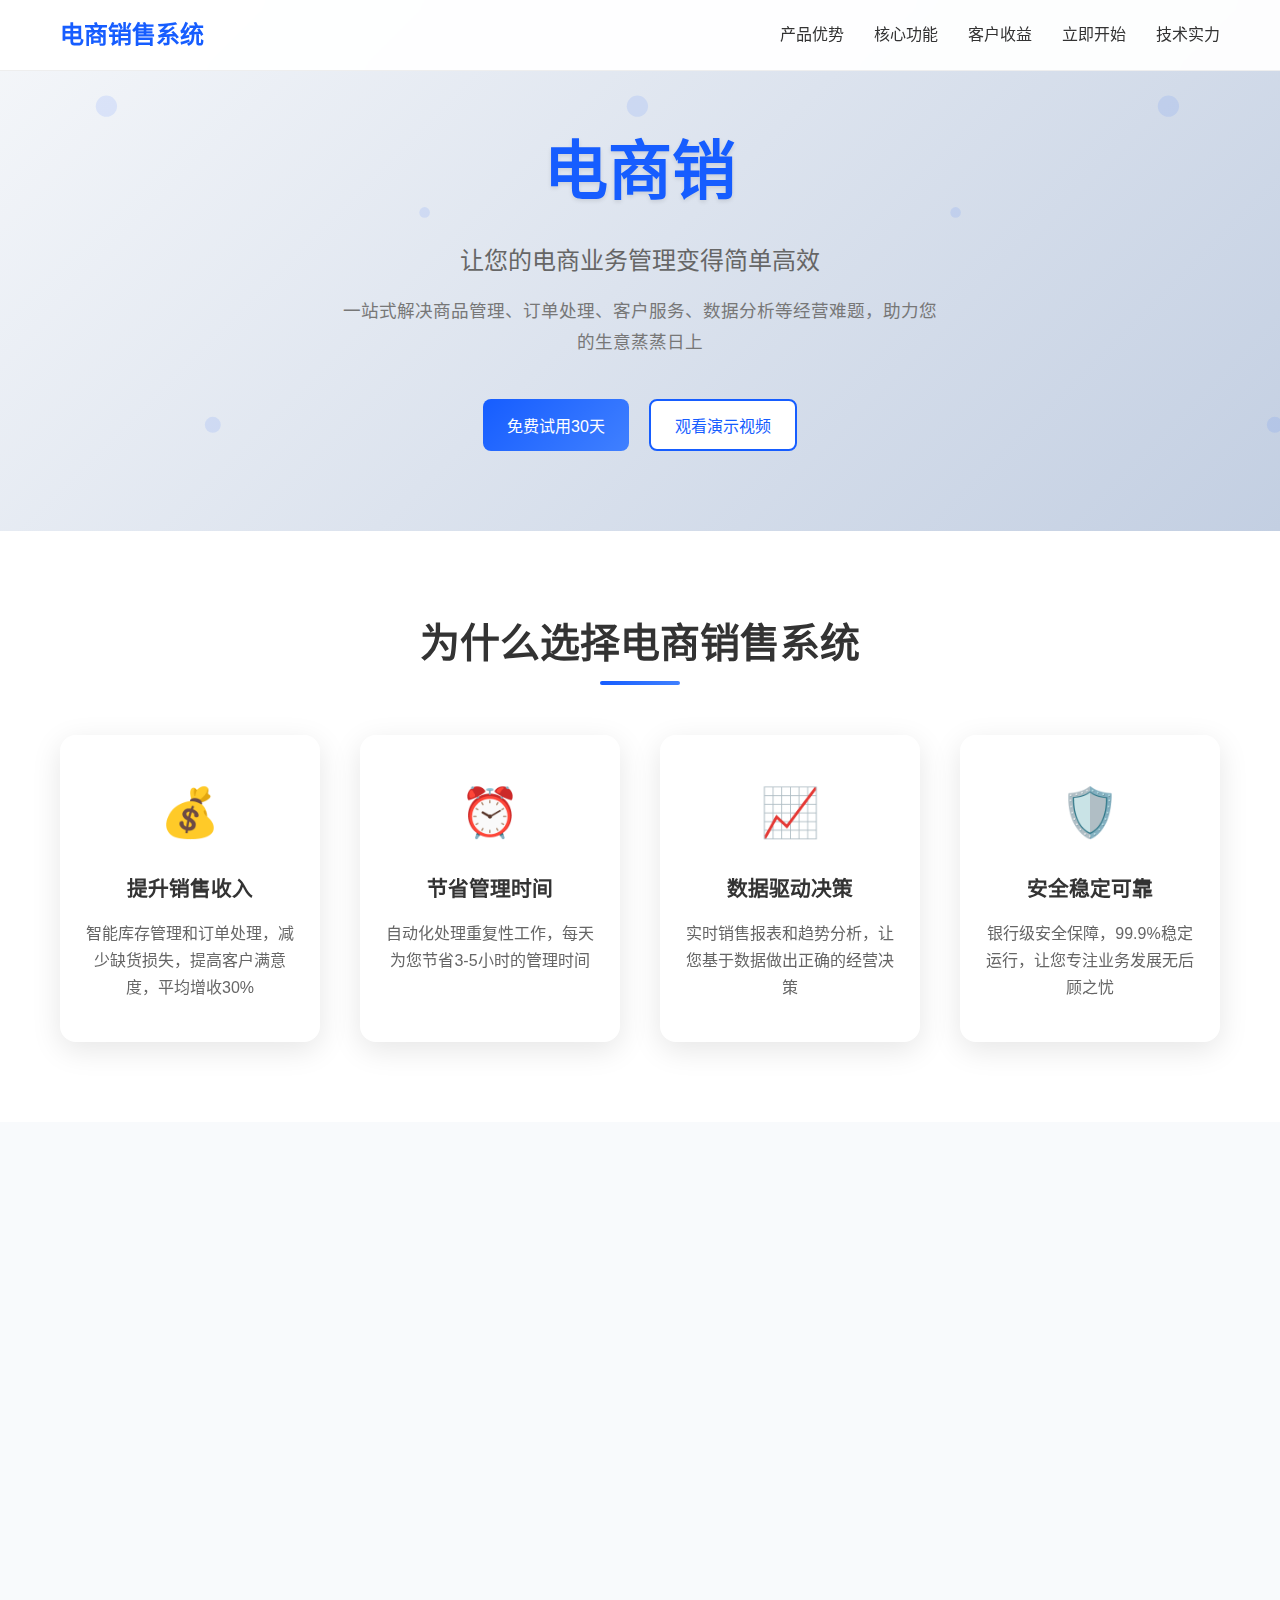
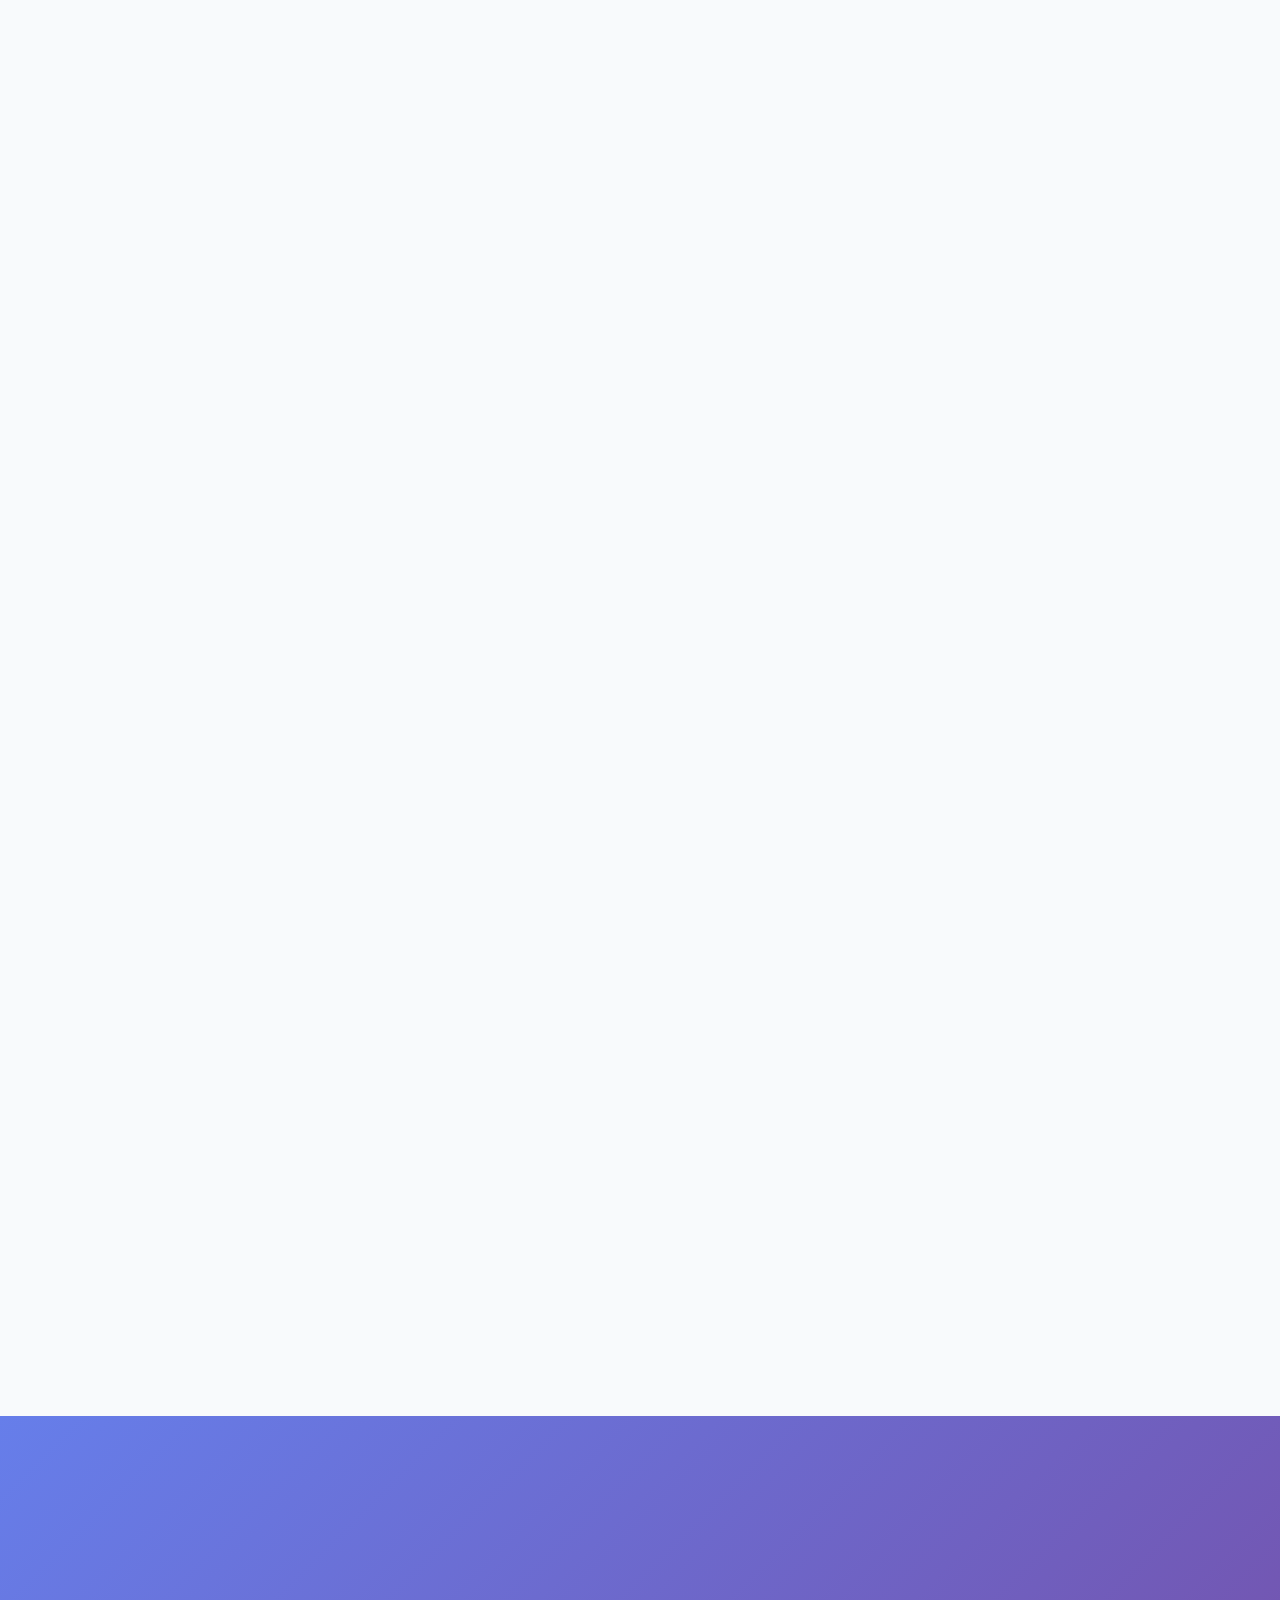
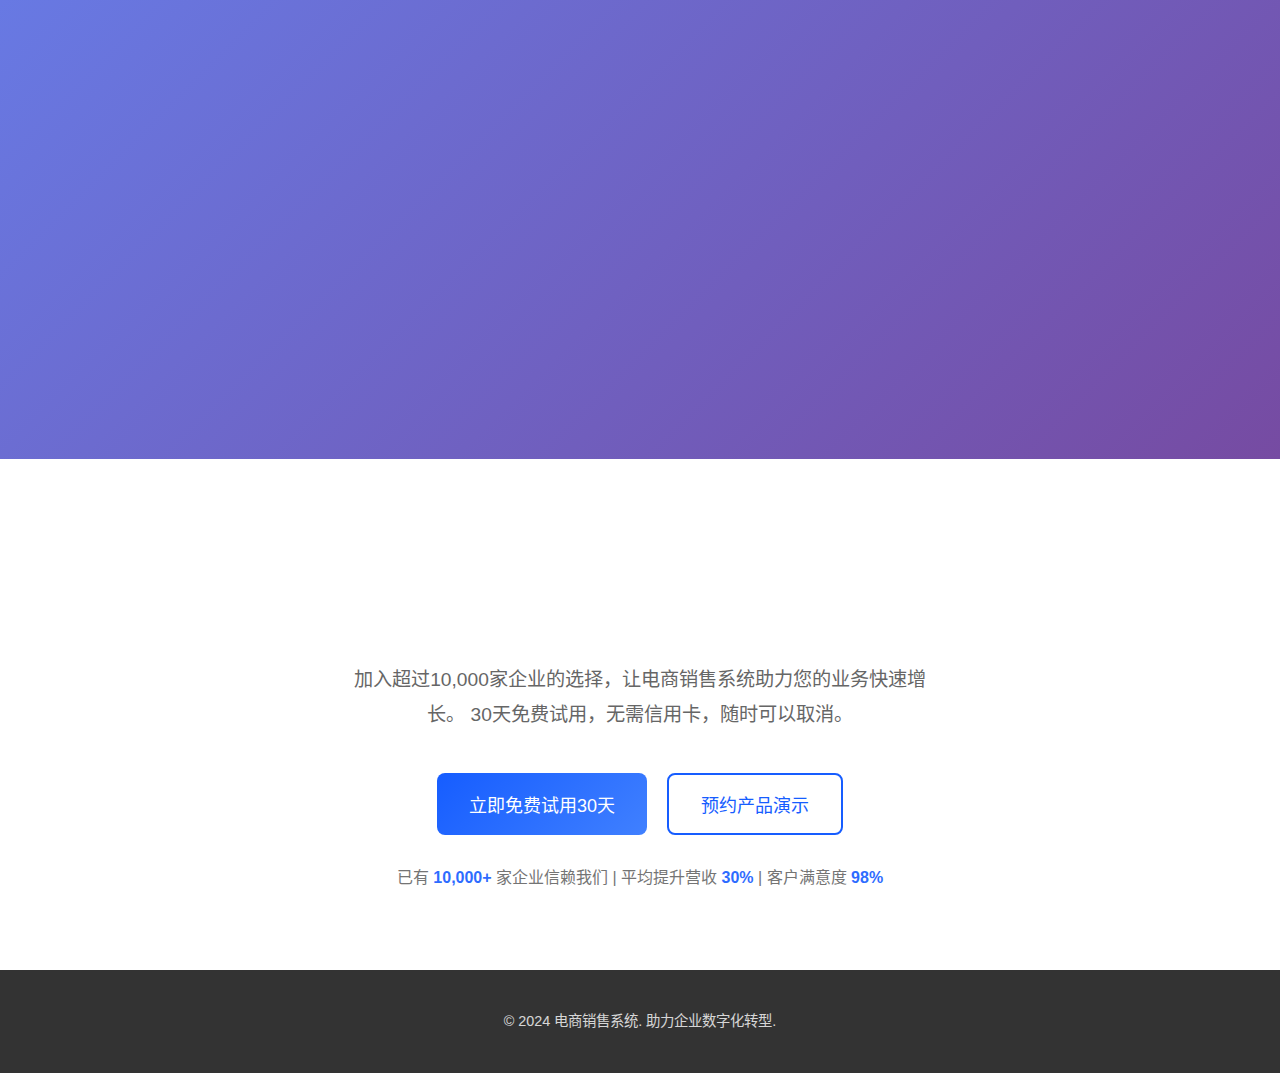
<file: index.html>
<!DOCTYPE html>
<html lang="zh-CN">
<head>
    <meta charset="UTF-8">
    <meta name="viewport" content="width=device-width, initial-scale=1.0">
    <title>电商销售系统 - 专业的电商管理解决方案</title>
    <link rel="stylesheet" href="promotion.css">
</head>
<body>
    <!-- 导航栏 -->
    <nav class="navbar">
        <div class="nav-container">
            <div class="nav-logo">
                <h2>电商销售系统</h2>
            </div>
            <ul class="nav-menu">
                <li><a href="#overview">产品优势</a></li>
                <li><a href="#features">核心功能</a></li>
                <li><a href="#benefits">客户收益</a></li>
                <li><a href="#contact">立即开始</a></li>
                <li><a href="tech.html" class="tech-btn">技术实力</a></li>
            </ul>
            <div class="nav-toggle">
                <span></span>
                <span></span>
                <span></span>
            </div>
        </div>
    </nav>

    <!-- Hero 区域 -->
    <section class="hero">
        <div class="hero-container">
            <h1 class="hero-title">电商销售管理平台</h1>
            <p class="hero-subtitle">让您的电商业务管理变得简单高效</p>
            <p class="hero-description">一站式解决商品管理、订单处理、客户服务、数据分析等经营难题，助力您的生意蒸蒸日上</p>
            <div class="hero-buttons">
                <button class="btn btn-primary">免费试用30天</button>
                <button class="btn btn-secondary">观看演示视频</button>
            </div>
        </div>
    </section>

    <!-- 产品优势 -->
    <section id="overview" class="overview">
        <div class="container">
            <h2 class="section-title">为什么选择电商销售系统</h2>
            <div class="overview-grid">
                <div class="overview-item">
                    <div class="overview-icon">💰</div>
                    <h3>提升销售收入</h3>
                    <p>智能库存管理和订单处理，减少缺货损失，提高客户满意度，平均增收30%</p>
                </div>
                <div class="overview-item">
                    <div class="overview-icon">⏰</div>
                    <h3>节省管理时间</h3>
                    <p>自动化处理重复性工作，每天为您节省3-5小时的管理时间</p>
                </div>
                <div class="overview-item">
                    <div class="overview-icon">📈</div>
                    <h3>数据驱动决策</h3>
                    <p>实时销售报表和趋势分析，让您基于数据做出正确的经营决策</p>
                </div>
                <div class="overview-item">
                    <div class="overview-icon">🛡️</div>
                    <h3>安全稳定可靠</h3>
                    <p>银行级安全保障，99.9%稳定运行，让您专注业务发展无后顾之忧</p>
                </div>
            </div>
        </div>
    </section>

    <!-- 核心功能 -->
    <section id="features" class="features">
        <div class="container">
            <h2 class="section-title">强大功能助力业务增长</h2>
            
            <!-- 经营效率提升 -->
            <div class="feature-category">
                <h3 class="category-title">经营效率提升</h3>
                <div class="feature-grid">
                    <div class="feature-card">
                        <div class="feature-icon">📦</div>
                        <h4>智能商品管理</h4>
                        <ul>
                            <li>一键批量上架商品，节省90%上架时间</li>
                            <li>智能库存预警，避免缺货和积压</li>
                            <li>商品分类自动化，快速找到目标商品</li>
                            <li>价格策略优化，提升利润空间</li>
                        </ul>
                    </div>
                    <div class="feature-card">
                        <div class="feature-icon">📋</div>
                        <h4>订单处理自动化</h4>
                        <ul>
                            <li>订单自动分类处理，减少人工错误</li>
                            <li>智能配送路线规划，降低物流成本</li>
                            <li>一键处理退换货，提升客户满意度</li>
                            <li>订单异常预警，及时处理问题订单</li>
                        </ul>
                    </div>
                    <div class="feature-card">
                        <div class="feature-icon">👥</div>
                        <h4>客户关系管理</h4>
                        <ul>
                            <li>客户档案自动建立，了解每个客户</li>
                            <li>购买行为分析，精准推荐商品</li>
                            <li>客户分级管理，提供差异化服务</li>
                            <li>营销活动精准投放，提高转化率</li>
                        </ul>
                    </div>
                </div>
            </div>

            <!-- 数据洞察决策 -->
            <div class="feature-category">
                <h3 class="category-title">数据洞察决策</h3>
                <div class="feature-grid">
                    <div class="feature-card">
                        <div class="feature-icon">📈</div>
                        <h4>销售数据分析</h4>
                        <ul>
                            <li>实时销售趋势，把握市场脉搏</li>
                            <li>爆款商品识别，及时调整库存</li>
                            <li>客户购买周期分析，预测复购时机</li>
                            <li>竞品价格监控，制定竞争策略</li>
                        </ul>
                    </div>
                    <div class="feature-card">
                        <div class="feature-icon">💡</div>
                        <h4>经营决策支持</h4>
                        <ul>
                            <li>一键生成经营报表，快速了解业绩</li>
                            <li>盈利能力分析，找到最赚钱的商品</li>
                            <li>成本控制建议，优化经营成本</li>
                            <li>市场机会发现，抓住增长机遇</li>
                        </ul>
                    </div>
                </div>
            </div>

            <!-- 业务拓展支持 -->
            <div class="feature-category">
                <h3 class="category-title">业务拓展支持</h3>
                <div class="feature-grid">
                    <div class="feature-card">
                        <div class="feature-icon">🏪</div>
                        <h4>多店铺统一管理</h4>
                        <ul>
                            <li>多个店铺一个后台，统一管理更高效</li>
                            <li>库存共享调配，减少资金占用</li>
                            <li>统一活动策划，放大营销效果</li>
                            <li>跨店数据分析，全局掌控业务</li>
                        </ul>
                    </div>
                    <div class="feature-card">
                        <div class="feature-icon">💰</div>
                        <h4>财务收益管控</h4>
                        <ul>
                            <li>收支流水清晰可查，财务状况一目了然</li>
                            <li>利润分析报告，掌握真实盈利情况</li>
                            <li>资金安全保障，多重加密防护</li>
                            <li>税务数据整理，简化报税流程</li>
                        </ul>
                    </div>
                    <div class="feature-card">
                        <div class="feature-icon">🚀</div>
                        <h4>营销推广加速</h4>
                        <ul>
                            <li>客户裂变推广，快速扩大客户群</li>
                            <li>优惠券智能发放，提升复购率</li>
                            <li>社交媒体整合，扩大品牌影响力</li>
                            <li>会员积分体系，增强客户粘性</li>
                        </ul>
                    </div>
                </div>
            </div>
        </div>
    </section>

    <!-- 客户收益 -->
    <section id="benefits" class="highlights">
        <div class="container">
            <h2 class="section-title">选择电商销售系统，获得真正的商业价值</h2>
            <div class="highlights-grid">
                <div class="highlight-card">
                    <h3>💎 界面简洁易用</h3>
                    <p>无需培训即可上手，直观的操作界面让您专注业务本身，而非学习复杂的系统</p>
                </div>
                <div class="highlight-card">
                    <h3>📱 随时随地管理</h3>
                    <p>手机、平板、电脑都能使用，出差途中也能处理紧急订单，生意不间断</p>
                </div>
                <div class="highlight-card">
                    <h3>⚡ 快速响应处理</h3>
                    <p>秒级数据加载，毫秒级操作响应，不让您的客户等待，提升服务体验</p>
                </div>
                <div class="highlight-card">
                    <h3>🌍 全球业务拓展</h3>
                    <p>支持多语言和多货币，助力您的业务走向全球市场</p>
                </div>
                <div class="highlight-card">
                    <h3>🔒 数据安全保障</h3>
                    <p>银行级加密技术，定期数据备份，让您的商业机密和客户信息万无一失</p>
                </div>
                <div class="highlight-card">
                    <h3>📞 专业客服支持</h3>
                    <p>7×24小时技术支持，遇到问题随时联系，专业团队为您的业务保驾护航</p>
                </div>
            </div>
        </div>
    </section>

    <!-- 立即开始 -->
    <section id="contact" class="contact">
        <div class="container">
            <h2 class="section-title">开启您的生意新篇章</h2>
            <p class="contact-description">
                加入超过10,000家企业的选择，让电商销售系统助力您的业务快速增长。
                30天免费试用，无需信用卡，随时可以取消。
            </p>
            <div class="contact-buttons">
                <button class="btn btn-primary btn-large">立即免费试用30天</button>
                <button class="btn btn-secondary btn-large">预约产品演示</button>
            </div>
            <div class="trust-indicators">
                <p class="trust-text">已有 <strong>10,000+</strong> 家企业信赖我们 | 平均提升营收 <strong>30%</strong> | 客户满意度 <strong>98%</strong></p>
            </div>
        </div>
    </section>

    <!-- 页脚 -->
    <footer class="footer">
        <div class="container">
            <p>&copy; 2024 电商销售系统. 助力企业数字化转型.</p>
        </div>
    </footer>


    <script src="promotion.js"></script>
</body>
</html>
</file>
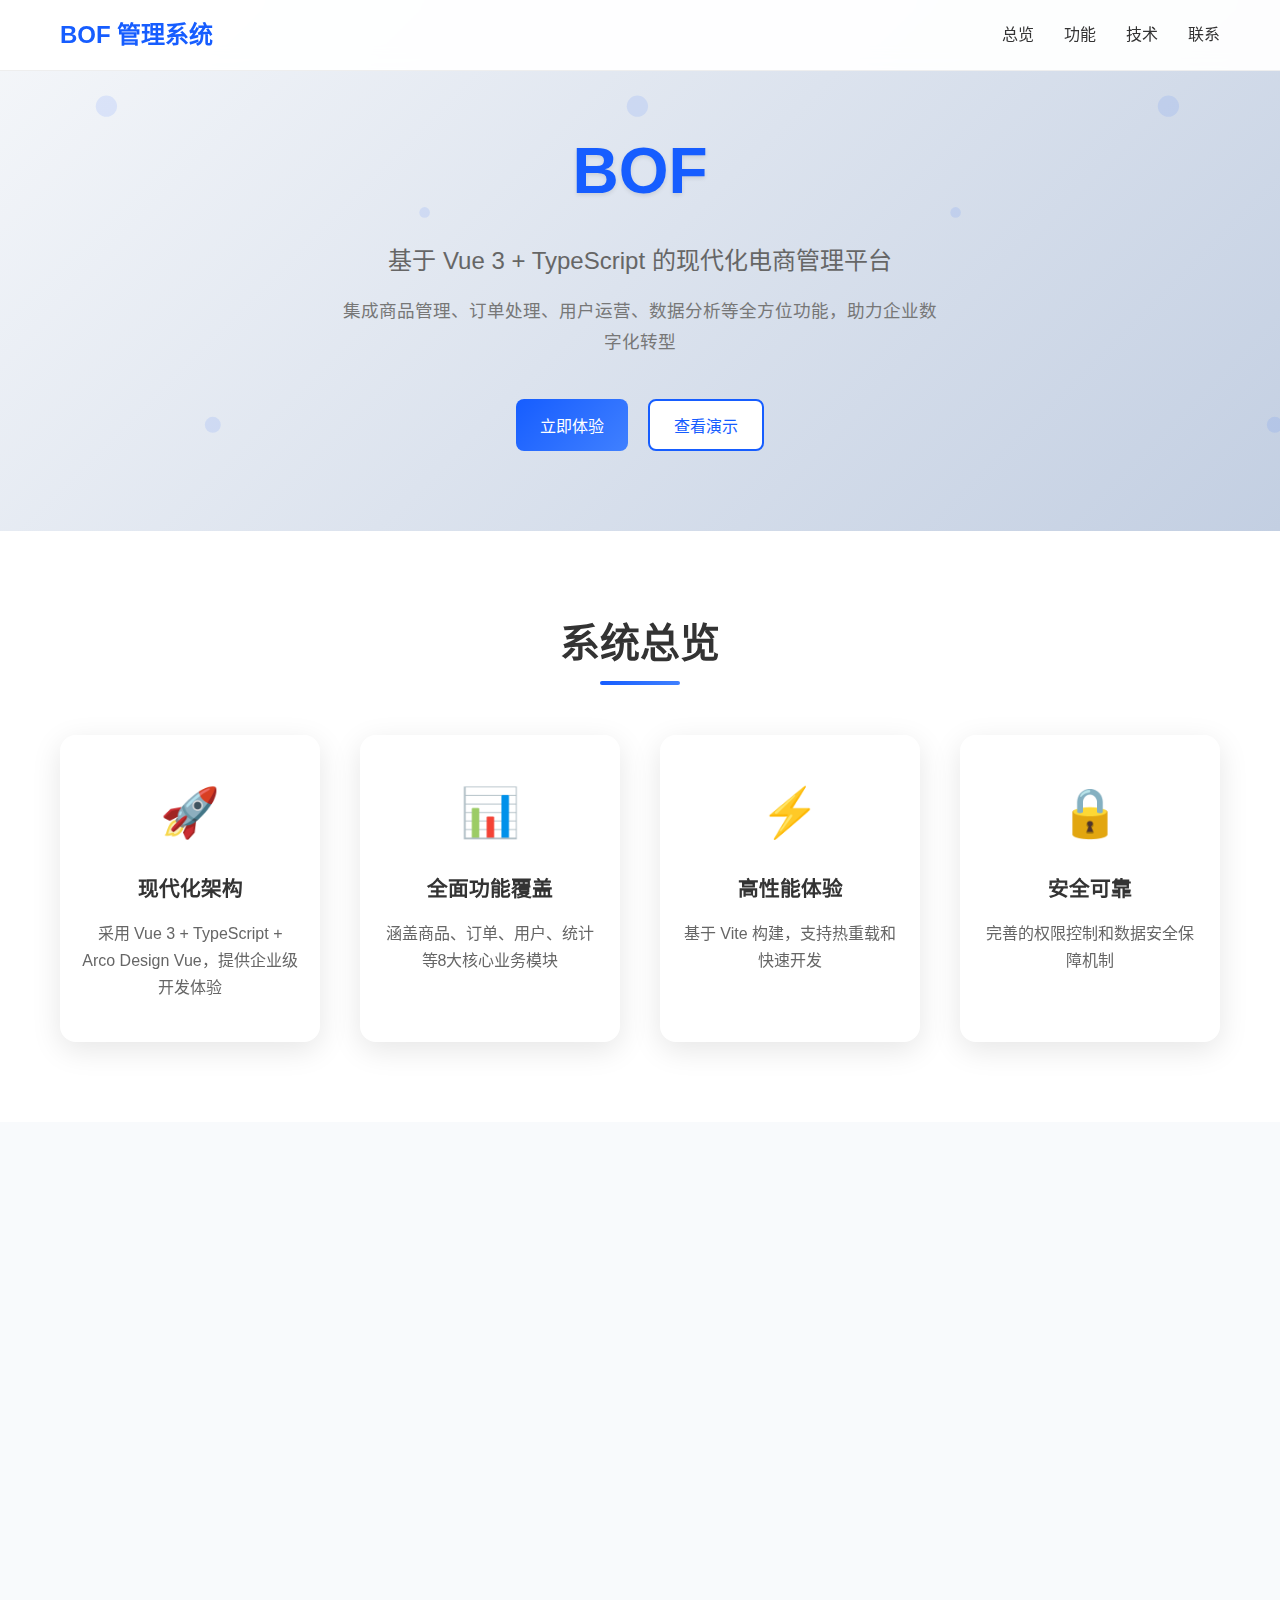
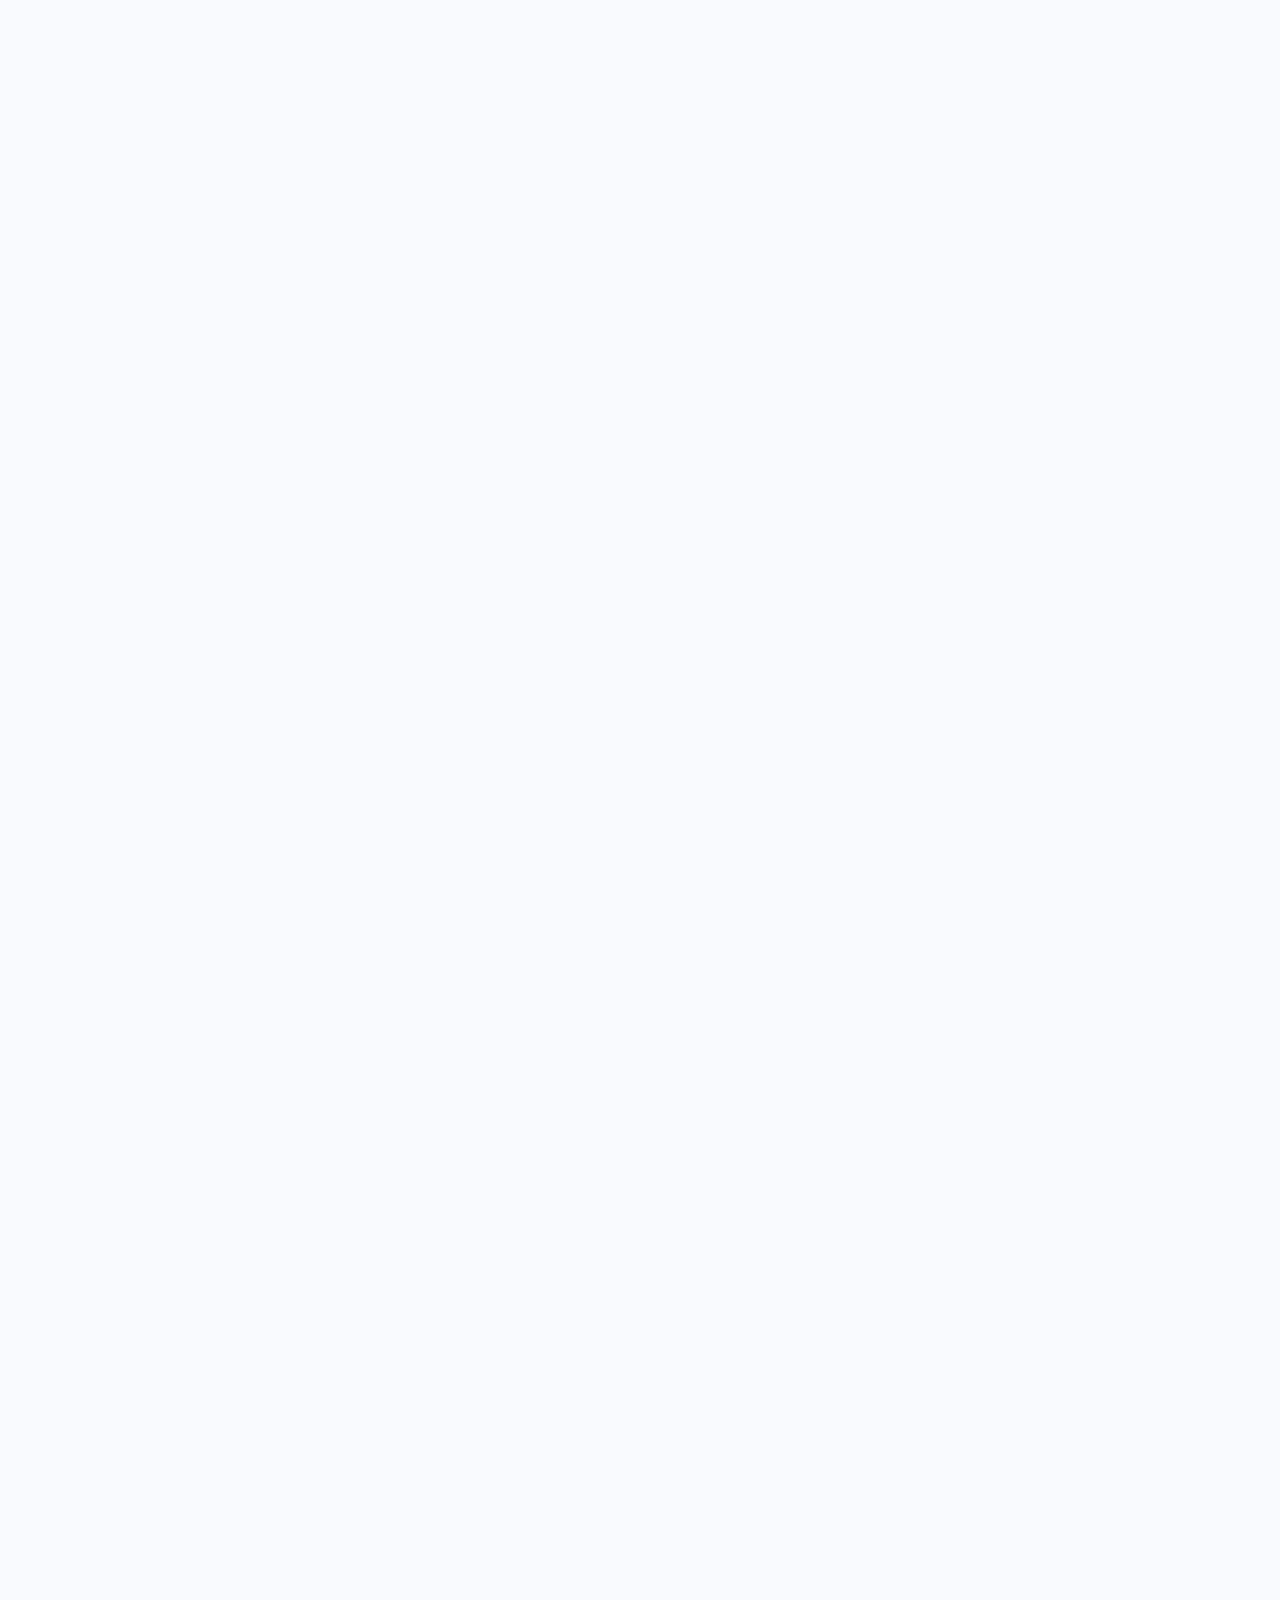
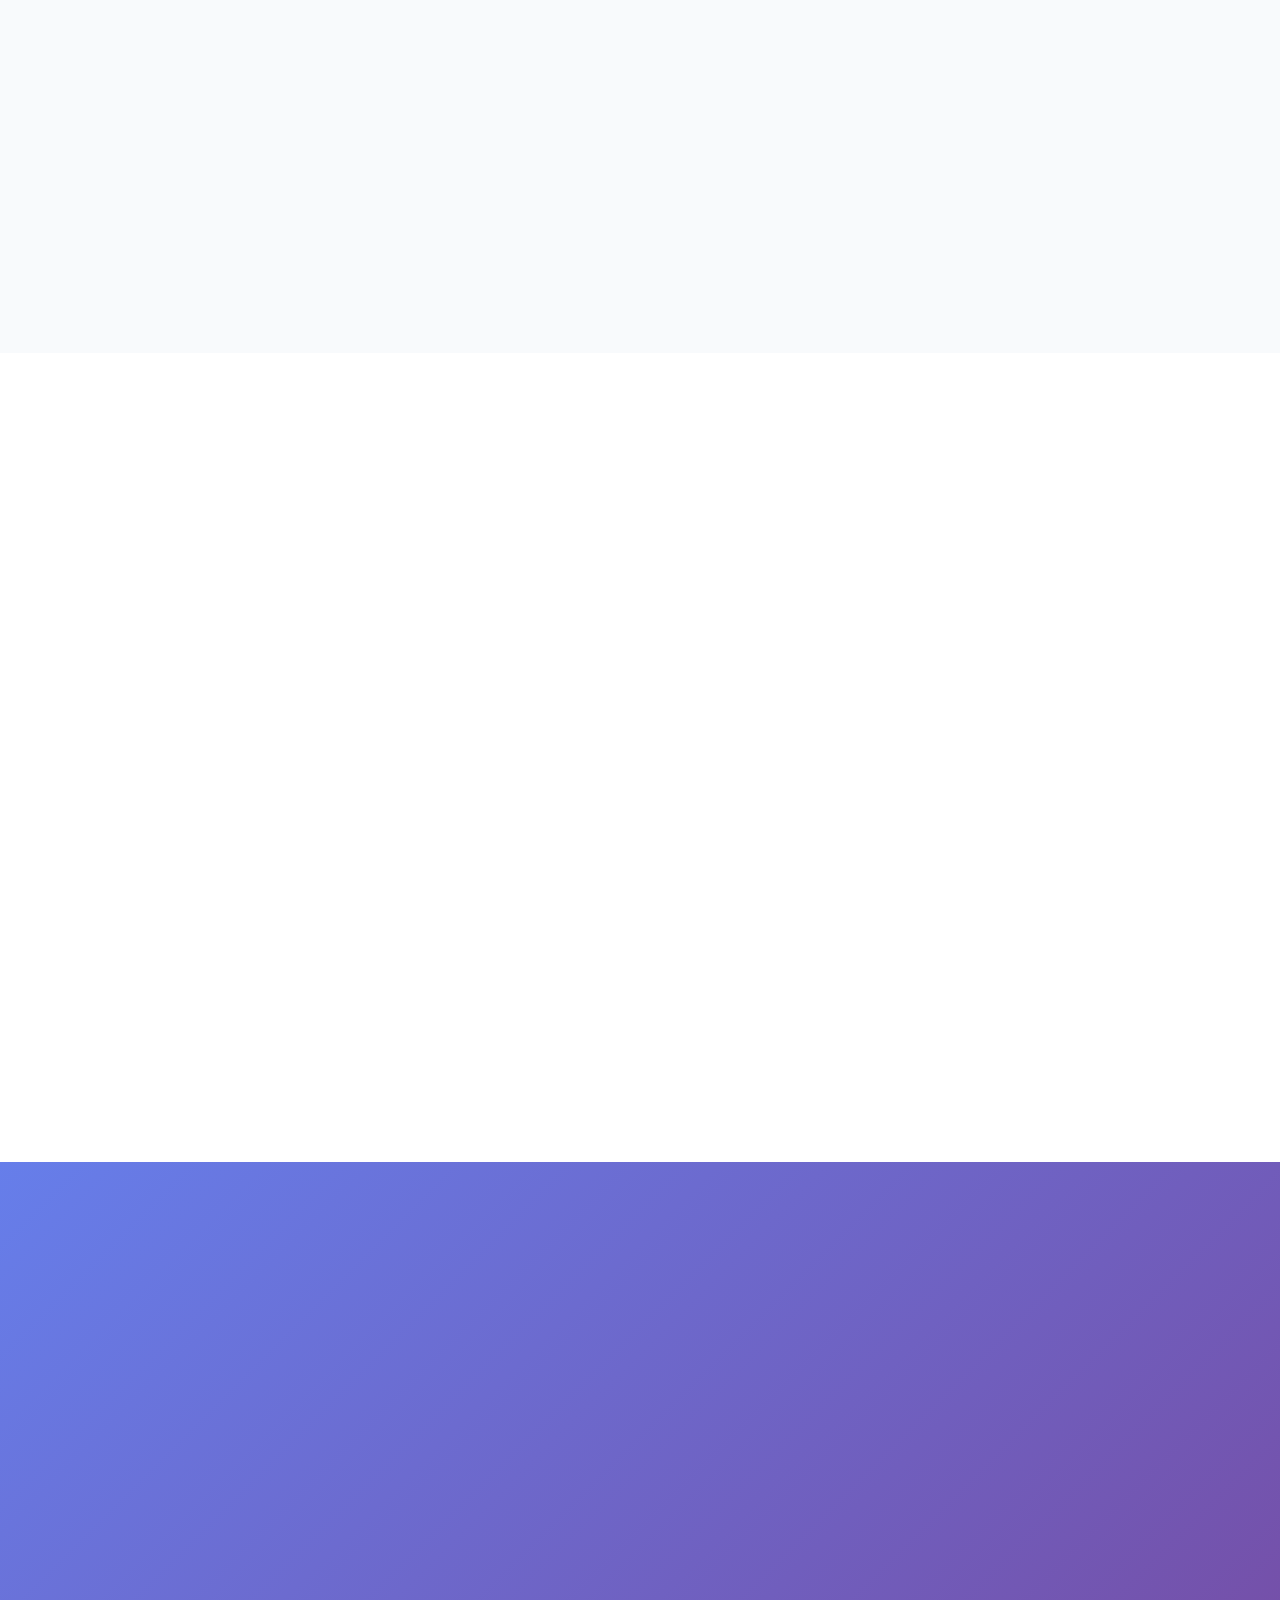
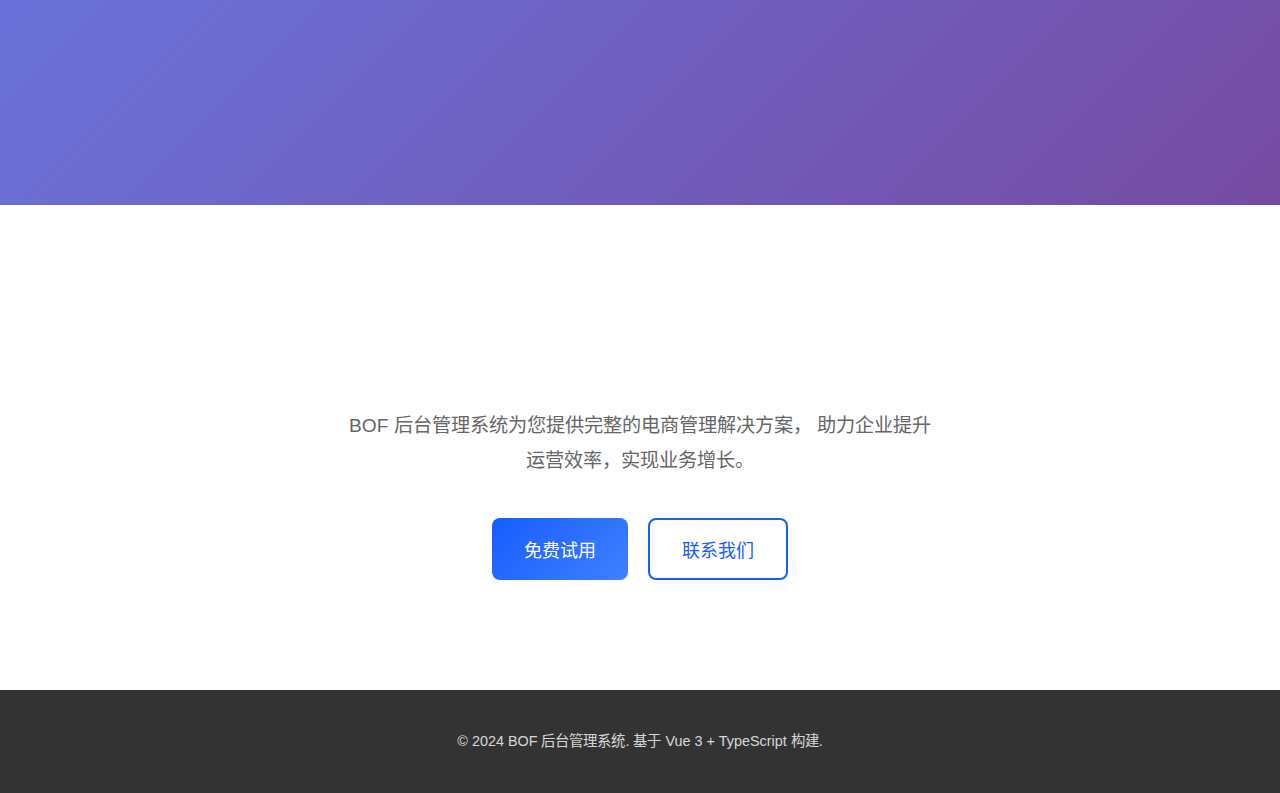
<file: promotion.html>
<!DOCTYPE html>
<html lang="zh-CN">
<head>
    <meta charset="UTF-8">
    <meta name="viewport" content="width=device-width, initial-scale=1.0">
    <title>BOF 后台管理系统 - 专业的电商管理解决方案</title>
    <link rel="stylesheet" href="promotion.css">
</head>
<body>
    <!-- 导航栏 -->
    <nav class="navbar">
        <div class="nav-container">
            <div class="nav-logo">
                <h2>BOF 管理系统</h2>
            </div>
            <ul class="nav-menu">
                <li><a href="#overview">总览</a></li>
                <li><a href="#features">功能</a></li>
                <li><a href="#tech">技术</a></li>
                <li><a href="#contact">联系</a></li>
            </ul>
            <div class="nav-toggle">
                <span></span>
                <span></span>
                <span></span>
            </div>
        </div>
    </nav>

    <!-- Hero 区域 -->
    <section class="hero">
        <div class="hero-container">
            <h1 class="hero-title">BOF 后台管理系统</h1>
            <p class="hero-subtitle">基于 Vue 3 + TypeScript 的现代化电商管理平台</p>
            <p class="hero-description">集成商品管理、订单处理、用户运营、数据分析等全方位功能，助力企业数字化转型</p>
            <div class="hero-buttons">
                <button class="btn btn-primary">立即体验</button>
                <button class="btn btn-secondary">查看演示</button>
            </div>
        </div>
    </section>

    <!-- 系统总览 -->
    <section id="overview" class="overview">
        <div class="container">
            <h2 class="section-title">系统总览</h2>
            <div class="overview-grid">
                <div class="overview-item">
                    <div class="overview-icon">🚀</div>
                    <h3>现代化架构</h3>
                    <p>采用 Vue 3 + TypeScript + Arco Design Vue，提供企业级开发体验</p>
                </div>
                <div class="overview-item">
                    <div class="overview-icon">📊</div>
                    <h3>全面功能覆盖</h3>
                    <p>涵盖商品、订单、用户、统计等8大核心业务模块</p>
                </div>
                <div class="overview-item">
                    <div class="overview-icon">⚡</div>
                    <h3>高性能体验</h3>
                    <p>基于 Vite 构建，支持热重载和快速开发</p>
                </div>
                <div class="overview-item">
                    <div class="overview-icon">🔒</div>
                    <h3>安全可靠</h3>
                    <p>完善的权限控制和数据安全保障机制</p>
                </div>
            </div>
        </div>
    </section>

    <!-- 核心功能模块 -->
    <section id="features" class="features">
        <div class="container">
            <h2 class="section-title">核心功能模块</h2>
            
            <!-- 商务管理模块 -->
            <div class="feature-category">
                <h3 class="category-title">商务管理</h3>
                <div class="feature-grid">
                    <div class="feature-card">
                        <div class="feature-icon">📦</div>
                        <h4>商品管理</h4>
                        <ul>
                            <li>商品信息维护与编辑</li>
                            <li>库存实时监控与预警</li>
                            <li>多级分类体系管理</li>
                            <li>批量操作与导入导出</li>
                        </ul>
                    </div>
                    <div class="feature-card">
                        <div class="feature-icon">📋</div>
                        <h4>订单管理</h4>
                        <ul>
                            <li>订单状态实时跟踪</li>
                            <li>智能订单处理流程</li>
                            <li>退换货管理</li>
                            <li>订单数据统计分析</li>
                        </ul>
                    </div>
                    <div class="feature-card">
                        <div class="feature-icon">👥</div>
                        <h4>用户管理</h4>
                        <ul>
                            <li>用户信息管理</li>
                            <li>分享推广体系</li>
                            <li>用户行为分析</li>
                            <li>权限分级管理</li>
                        </ul>
                    </div>
                </div>
            </div>

            <!-- 数据分析模块 -->
            <div class="feature-category">
                <h3 class="category-title">数据分析</h3>
                <div class="feature-grid">
                    <div class="feature-card">
                        <div class="feature-icon">📈</div>
                        <h4>统计分析</h4>
                        <ul>
                            <li>销售数据实时统计</li>
                            <li>用户行为数据分析</li>
                            <li>商品销售趋势图表</li>
                            <li>自定义报表生成</li>
                        </ul>
                    </div>
                    <div class="feature-card">
                        <div class="feature-icon">📊</div>
                        <h4>报表系统</h4>
                        <ul>
                            <li>多维度数据报表</li>
                            <li>可视化图表展示</li>
                            <li>报表定时生成</li>
                            <li>数据导出功能</li>
                        </ul>
                    </div>
                </div>
            </div>

            <!-- 运营管理模块 -->
            <div class="feature-category">
                <h3 class="category-title">运营管理</h3>
                <div class="feature-grid">
                    <div class="feature-card">
                        <div class="feature-icon">🏪</div>
                        <h4>店铺管理</h4>
                        <ul>
                            <li>店铺基础信息配置</li>
                            <li>多店铺切换管理</li>
                            <li>店铺装修设置</li>
                            <li>营业状态控制</li>
                        </ul>
                    </div>
                    <div class="feature-card">
                        <div class="feature-icon">📝</div>
                        <h4>内容管理</h4>
                        <ul>
                            <li>文章内容发布</li>
                            <li>富文本编辑器</li>
                            <li>内容分类管理</li>
                            <li>SEO优化设置</li>
                        </ul>
                    </div>
                    <div class="feature-card">
                        <div class="feature-icon">💰</div>
                        <h4>财务管理</h4>
                        <ul>
                            <li>提现申请处理</li>
                            <li>支付记录查询</li>
                            <li>财务报表统计</li>
                            <li>资金流向监控</li>
                        </ul>
                    </div>
                </div>
            </div>

            <!-- 技术支持模块 -->
            <div class="feature-category">
                <h3 class="category-title">技术支持</h3>
                <div class="feature-grid">
                    <div class="feature-card">
                        <div class="feature-icon">🕷️</div>
                        <h4>数据采集</h4>
                        <ul>
                            <li>智能爬虫管理</li>
                            <li>数据采集策略配置</li>
                            <li>采集任务监控</li>
                            <li>数据质量验证</li>
                        </ul>
                    </div>
                    <div class="feature-card">
                        <div class="feature-icon">⚙️</div>
                        <h4>系统管理</h4>
                        <ul>
                            <li>账户权限管理</li>
                            <li>应用配置管理</li>
                            <li>系统日志监控</li>
                            <li>性能优化工具</li>
                        </ul>
                    </div>
                </div>
            </div>
        </div>
    </section>

    <!-- 技术架构 -->
    <section id="tech" class="tech">
        <div class="container">
            <h2 class="section-title">技术架构优势</h2>
            <div class="tech-grid">
                <div class="tech-item">
                    <h3>前端技术栈</h3>
                    <div class="tech-list">
                        <span class="tech-tag">Vue 3</span>
                        <span class="tech-tag">TypeScript</span>
                        <span class="tech-tag">Arco Design Vue</span>
                        <span class="tech-tag">Vite</span>
                        <span class="tech-tag">Pinia</span>
                        <span class="tech-tag">Vue Router 4</span>
                    </div>
                </div>
                <div class="tech-item">
                    <h3>开发工具</h3>
                    <div class="tech-list">
                        <span class="tech-tag">ESLint</span>
                        <span class="tech-tag">Prettier</span>
                        <span class="tech-tag">Stylelint</span>
                        <span class="tech-tag">Husky</span>
                        <span class="tech-tag">Commitlint</span>
                    </div>
                </div>
                <div class="tech-item">
                    <h3>性能优化</h3>
                    <div class="tech-list">
                        <span class="tech-tag">代码分割</span>
                        <span class="tech-tag">懒加载</span>
                        <span class="tech-tag">图片压缩</span>
                        <span class="tech-tag">构建优化</span>
                        <span class="tech-tag">缓存策略</span>
                    </div>
                </div>
                <div class="tech-item">
                    <h3>质量保证</h3>
                    <div class="tech-list">
                        <span class="tech-tag">TypeScript 严格模式</span>
                        <span class="tech-tag">单元测试</span>
                        <span class="tech-tag">代码规范检查</span>
                        <span class="tech-tag">Git Hooks</span>
                        <span class="tech-tag">持续集成</span>
                    </div>
                </div>
            </div>
        </div>
    </section>

    <!-- 系统特色 -->
    <section class="highlights">
        <div class="container">
            <h2 class="section-title">系统特色</h2>
            <div class="highlights-grid">
                <div class="highlight-card">
                    <h3>🎨 现代化UI设计</h3>
                    <p>基于 Arco Design Vue 组件库，提供一致性强、美观易用的界面体验</p>
                </div>
                <div class="highlight-card">
                    <h3>📱 响应式设计</h3>
                    <p>完美适配桌面端、平板和移动端，随时随地管理您的业务</p>
                </div>
                <div class="highlight-card">
                    <h3>🔧 模块化架构</h3>
                    <p>采用组件化开发，功能模块清晰分离，便于维护和扩展</p>
                </div>
                <div class="highlight-card">
                    <h3>🌐 国际化支持</h3>
                    <p>内置多语言切换功能，支持全球化业务发展需求</p>
                </div>
                <div class="highlight-card">
                    <h3>⚡ 高性能体验</h3>
                    <p>基于 Vite 快速构建，页面加载速度快，操作响应迅速</p>
                </div>
                <div class="highlight-card">
                    <h3>🔒 安全可靠</h3>
                    <p>完善的用户权限体系，数据传输加密，保障系统安全</p>
                </div>
            </div>
        </div>
    </section>

    <!-- 联系我们 -->
    <section id="contact" class="contact">
        <div class="container">
            <h2 class="section-title">立即体验</h2>
            <p class="contact-description">
                BOF 后台管理系统为您提供完整的电商管理解决方案，
                助力企业提升运营效率，实现业务增长。
            </p>
            <div class="contact-buttons">
                <button class="btn btn-primary btn-large">免费试用</button>
                <button class="btn btn-secondary btn-large">联系我们</button>
            </div>
        </div>
    </section>

    <!-- 页脚 -->
    <footer class="footer">
        <div class="container">
            <p>&copy; 2024 BOF 后台管理系统. 基于 Vue 3 + TypeScript 构建.</p>
        </div>
    </footer>

    <script src="promotion.js"></script>
</body>
</html>
</file>
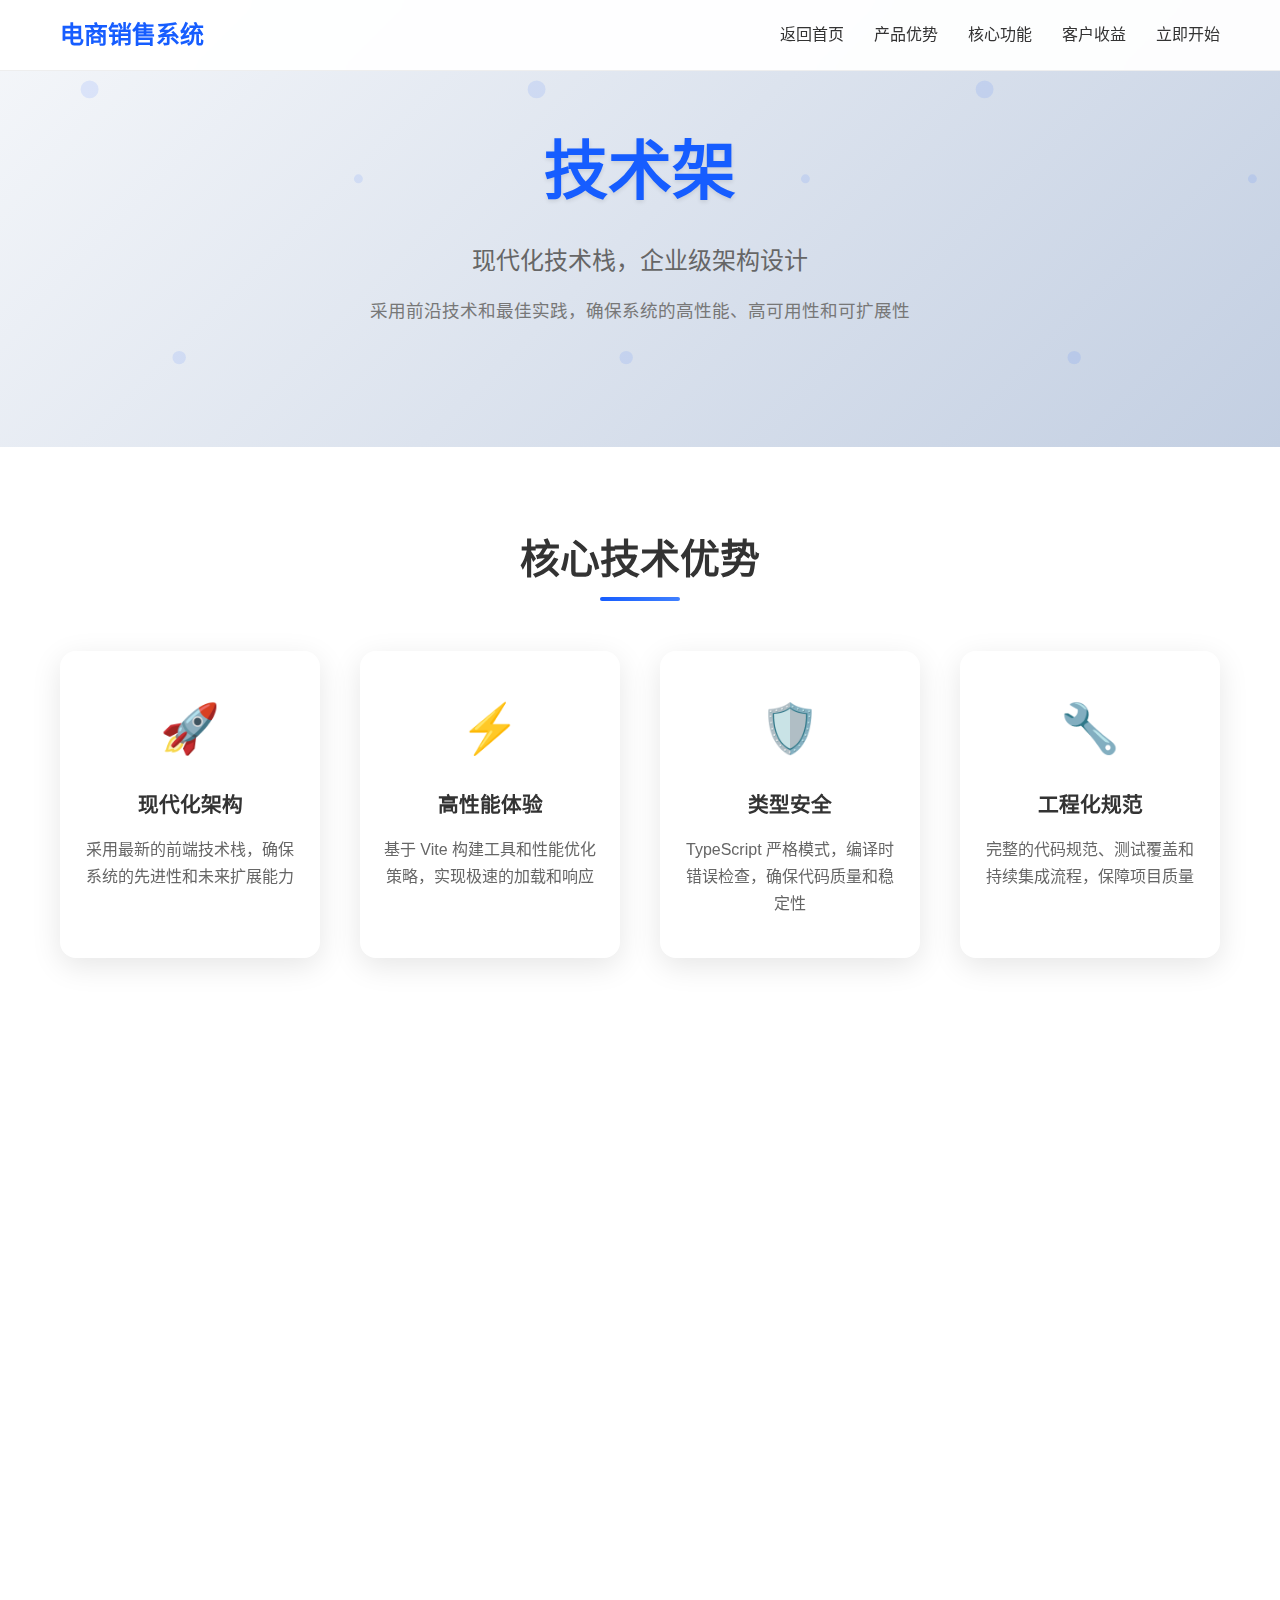
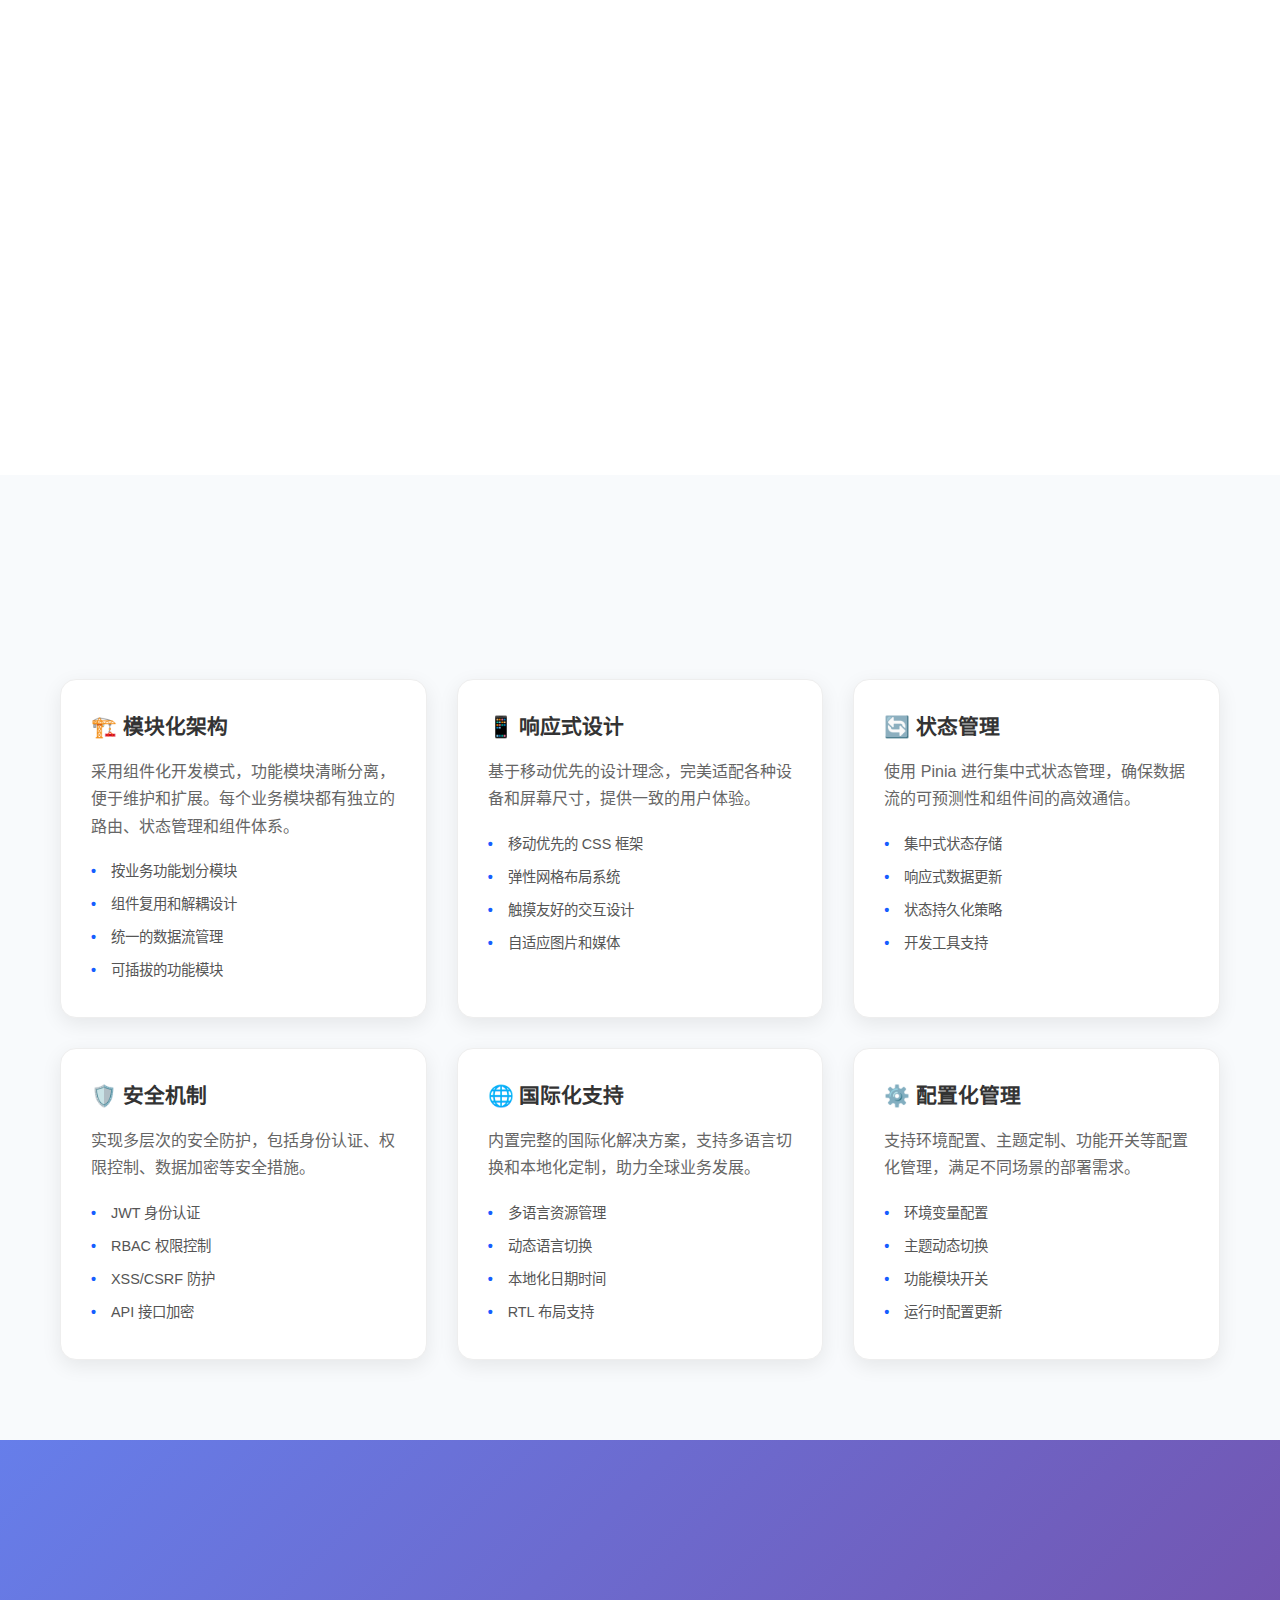
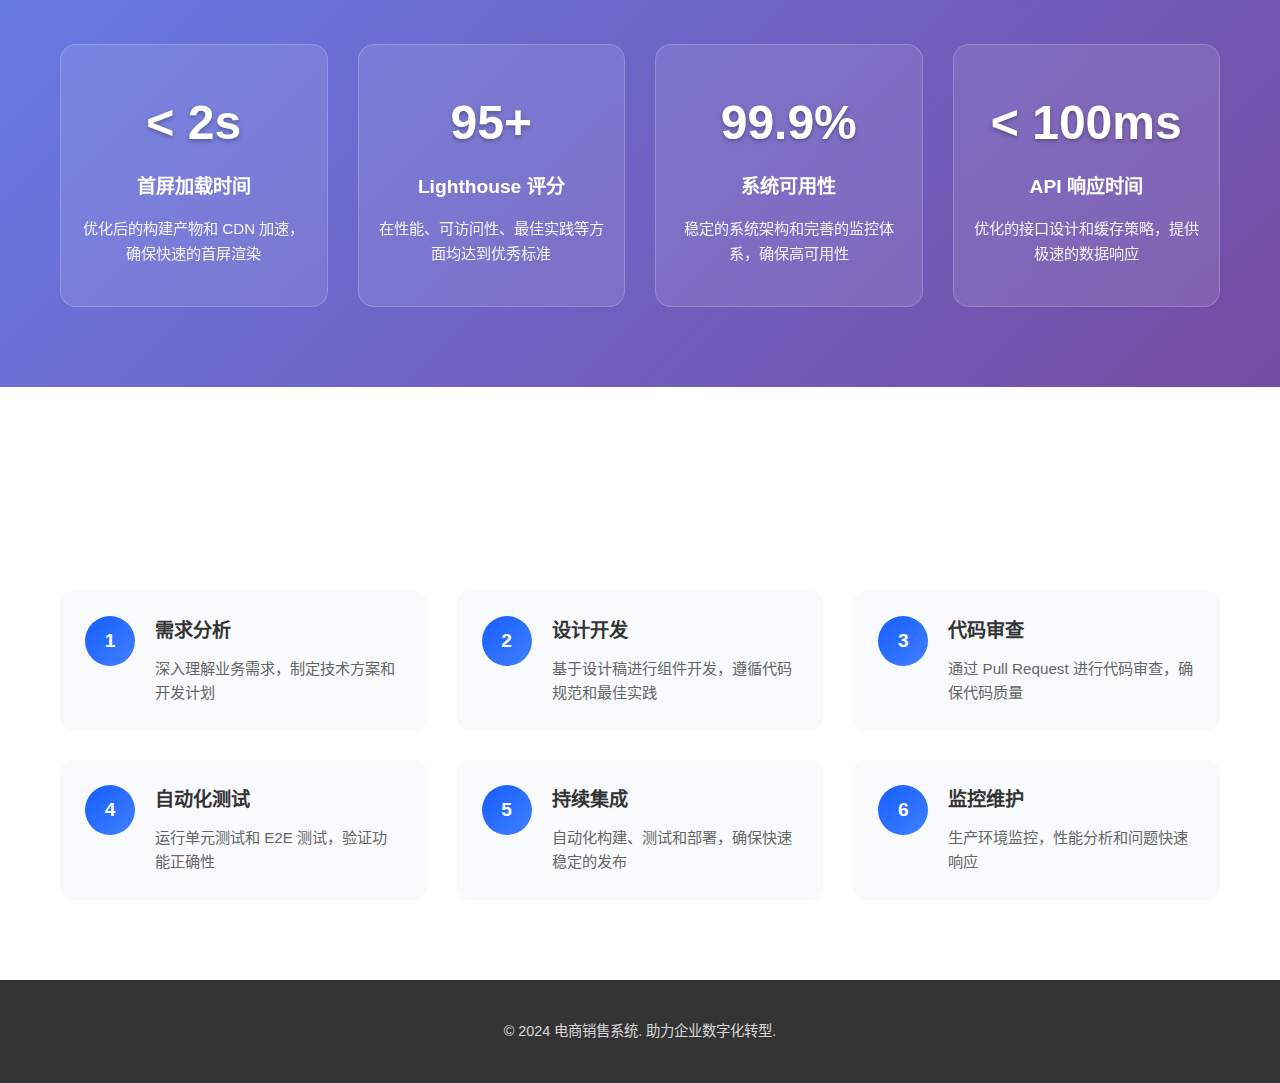
<file: tech.html>
<!DOCTYPE html>
<html lang="zh-CN">
<head>
    <meta charset="UTF-8">
    <meta name="viewport" content="width=device-width, initial-scale=1.0">
    <title>技术架构实力 - 电商销售系统</title>
    <link rel="stylesheet" href="promotion.css">
</head>
<body>
    <!-- 导航栏 -->
    <nav class="navbar">
        <div class="nav-container">
            <div class="nav-logo">
                <h2>电商销售系统</h2>
            </div>
            <ul class="nav-menu">
                <li><a href="index.html">返回首页</a></li>
                <li><a href="index.html#overview">产品优势</a></li>
                <li><a href="index.html#features">核心功能</a></li>
                <li><a href="index.html#benefits">客户收益</a></li>
                <li><a href="index.html#contact">立即开始</a></li>
            </ul>
            <div class="nav-toggle">
                <span></span>
                <span></span>
                <span></span>
            </div>
        </div>
    </nav>

    <!-- Hero 区域 -->
    <section class="hero">
        <div class="hero-container">
            <h1 class="hero-title">技术架构实力</h1>
            <p class="hero-subtitle">现代化技术栈，企业级架构设计</p>
            <p class="hero-description">采用前沿技术和最佳实践，确保系统的高性能、高可用性和可扩展性</p>
        </div>
    </section>

    <!-- 技术栈概览 -->
    <section class="overview">
        <div class="container">
            <h2 class="section-title">核心技术优势</h2>
            <div class="overview-grid">
                <div class="overview-item">
                    <div class="overview-icon">🚀</div>
                    <h3>现代化架构</h3>
                    <p>采用最新的前端技术栈，确保系统的先进性和未来扩展能力</p>
                </div>
                <div class="overview-item">
                    <div class="overview-icon">⚡</div>
                    <h3>高性能体验</h3>
                    <p>基于 Vite 构建工具和性能优化策略，实现极速的加载和响应</p>
                </div>
                <div class="overview-item">
                    <div class="overview-icon">🛡️</div>
                    <h3>类型安全</h3>
                    <p>TypeScript 严格模式，编译时错误检查，确保代码质量和稳定性</p>
                </div>
                <div class="overview-item">
                    <div class="overview-icon">🔧</div>
                    <h3>工程化规范</h3>
                    <p>完整的代码规范、测试覆盖和持续集成流程，保障项目质量</p>
                </div>
            </div>
        </div>
    </section>

    <!-- 技术栈详情 -->
    <section class="tech">
        <div class="container">
            <h2 class="section-title">技术栈详情</h2>
            <div class="tech-grid">
                <div class="tech-item">
                    <h3>前端技术栈</h3>
                    <div class="tech-list">
                        <span class="tech-tag">Vue 3</span>
                        <span class="tech-tag">TypeScript</span>
                        <span class="tech-tag">Arco Design Vue</span>
                        <span class="tech-tag">Vite</span>
                        <span class="tech-tag">Pinia</span>
                        <span class="tech-tag">Vue Router 4</span>
                    </div>
                    <p class="tech-description">
                        使用 Vue 3 Composition API 和 TypeScript 构建，
                        配合 Arco Design Vue 组件库，提供一致性强的用户界面。
                        Vite 构建工具确保快速的开发体验和优化的生产构建。
                    </p>
                </div>
                <div class="tech-item">
                    <h3>开发工具链</h3>
                    <div class="tech-list">
                        <span class="tech-tag">ESLint</span>
                        <span class="tech-tag">Prettier</span>
                        <span class="tech-tag">Stylelint</span>
                        <span class="tech-tag">Husky</span>
                        <span class="tech-tag">Commitlint</span>
                        <span class="tech-tag">Lint-staged</span>
                    </div>
                    <p class="tech-description">
                        完整的代码质量保障体系，包括代码格式化、样式检查、
                        Git 提交规范和预提交检查，确保代码质量的一致性。
                    </p>
                </div>
                <div class="tech-item">
                    <h3>性能优化</h3>
                    <div class="tech-list">
                        <span class="tech-tag">代码分割</span>
                        <span class="tech-tag">懒加载</span>
                        <span class="tech-tag">Tree Shaking</span>
                        <span class="tech-tag">图片压缩</span>
                        <span class="tech-tag">缓存策略</span>
                        <span class="tech-tag">CDN 优化</span>
                    </div>
                    <p class="tech-description">
                        采用多种性能优化策略，包括按需加载、资源压缩、
                        智能缓存等，确保应用在各种网络环境下的流畅体验。
                    </p>
                </div>
                <div class="tech-item">
                    <h3>质量保证</h3>
                    <div class="tech-list">
                        <span class="tech-tag">TypeScript 严格模式</span>
                        <span class="tech-tag">单元测试</span>
                        <span class="tech-tag">E2E 测试</span>
                        <span class="tech-tag">代码覆盖率</span>
                        <span class="tech-tag">持续集成</span>
                        <span class="tech-tag">自动化部署</span>
                    </div>
                    <p class="tech-description">
                        建立完善的测试体系和自动化流程，从单元测试到端到端测试，
                        确保每个功能的稳定性和可靠性。
                    </p>
                </div>
            </div>
        </div>
    </section>

    <!-- 架构设计 -->
    <section class="architecture">
        <div class="container">
            <h2 class="section-title">系统架构设计</h2>
            <div class="architecture-grid">
                <div class="architecture-item">
                    <h3>🏗️ 模块化架构</h3>
                    <p>采用组件化开发模式，功能模块清晰分离，便于维护和扩展。每个业务模块都有独立的路由、状态管理和组件体系。</p>
                    <ul>
                        <li>按业务功能划分模块</li>
                        <li>组件复用和解耦设计</li>
                        <li>统一的数据流管理</li>
                        <li>可插拔的功能模块</li>
                    </ul>
                </div>
                <div class="architecture-item">
                    <h3>📱 响应式设计</h3>
                    <p>基于移动优先的设计理念，完美适配各种设备和屏幕尺寸，提供一致的用户体验。</p>
                    <ul>
                        <li>移动优先的 CSS 框架</li>
                        <li>弹性网格布局系统</li>
                        <li>触摸友好的交互设计</li>
                        <li>自适应图片和媒体</li>
                    </ul>
                </div>
                <div class="architecture-item">
                    <h3>🔄 状态管理</h3>
                    <p>使用 Pinia 进行集中式状态管理，确保数据流的可预测性和组件间的高效通信。</p>
                    <ul>
                        <li>集中式状态存储</li>
                        <li>响应式数据更新</li>
                        <li>状态持久化策略</li>
                        <li>开发工具支持</li>
                    </ul>
                </div>
                <div class="architecture-item">
                    <h3>🛡️ 安全机制</h3>
                    <p>实现多层次的安全防护，包括身份认证、权限控制、数据加密等安全措施。</p>
                    <ul>
                        <li>JWT 身份认证</li>
                        <li>RBAC 权限控制</li>
                        <li>XSS/CSRF 防护</li>
                        <li>API 接口加密</li>
                    </ul>
                </div>
                <div class="architecture-item">
                    <h3>🌐 国际化支持</h3>
                    <p>内置完整的国际化解决方案，支持多语言切换和本地化定制，助力全球业务发展。</p>
                    <ul>
                        <li>多语言资源管理</li>
                        <li>动态语言切换</li>
                        <li>本地化日期时间</li>
                        <li>RTL 布局支持</li>
                    </ul>
                </div>
                <div class="architecture-item">
                    <h3>⚙️ 配置化管理</h3>
                    <p>支持环境配置、主题定制、功能开关等配置化管理，满足不同场景的部署需求。</p>
                    <ul>
                        <li>环境变量配置</li>
                        <li>主题动态切换</li>
                        <li>功能模块开关</li>
                        <li>运行时配置更新</li>
                    </ul>
                </div>
            </div>
        </div>
    </section>

    <!-- 性能指标 -->
    <section class="performance">
        <div class="container">
            <h2 class="section-title">性能表现</h2>
            <div class="performance-grid">
                <div class="performance-card">
                    <div class="performance-number">< 2s</div>
                    <div class="performance-label">首屏加载时间</div>
                    <p>优化后的构建产物和 CDN 加速，确保快速的首屏渲染</p>
                </div>
                <div class="performance-card">
                    <div class="performance-number">95+</div>
                    <div class="performance-label">Lighthouse 评分</div>
                    <p>在性能、可访问性、最佳实践等方面均达到优秀标准</p>
                </div>
                <div class="performance-card">
                    <div class="performance-number">99.9%</div>
                    <div class="performance-label">系统可用性</div>
                    <p>稳定的系统架构和完善的监控体系，确保高可用性</p>
                </div>
                <div class="performance-card">
                    <div class="performance-number">< 100ms</div>
                    <div class="performance-label">API 响应时间</div>
                    <p>优化的接口设计和缓存策略，提供极速的数据响应</p>
                </div>
            </div>
        </div>
    </section>

    <!-- 开发流程 -->
    <section class="workflow">
        <div class="container">
            <h2 class="section-title">开发工作流</h2>
            <div class="workflow-steps">
                <div class="workflow-step">
                    <div class="step-number">1</div>
                    <div class="step-content">
                        <h3>需求分析</h3>
                        <p>深入理解业务需求，制定技术方案和开发计划</p>
                    </div>
                </div>
                <div class="workflow-step">
                    <div class="step-number">2</div>
                    <div class="step-content">
                        <h3>设计开发</h3>
                        <p>基于设计稿进行组件开发，遵循代码规范和最佳实践</p>
                    </div>
                </div>
                <div class="workflow-step">
                    <div class="step-number">3</div>
                    <div class="step-content">
                        <h3>代码审查</h3>
                        <p>通过 Pull Request 进行代码审查，确保代码质量</p>
                    </div>
                </div>
                <div class="workflow-step">
                    <div class="step-number">4</div>
                    <div class="step-content">
                        <h3>自动化测试</h3>
                        <p>运行单元测试和 E2E 测试，验证功能正确性</p>
                    </div>
                </div>
                <div class="workflow-step">
                    <div class="step-number">5</div>
                    <div class="step-content">
                        <h3>持续集成</h3>
                        <p>自动化构建、测试和部署，确保快速稳定的发布</p>
                    </div>
                </div>
                <div class="workflow-step">
                    <div class="step-number">6</div>
                    <div class="step-content">
                        <h3>监控维护</h3>
                        <p>生产环境监控，性能分析和问题快速响应</p>
                    </div>
                </div>
            </div>
        </div>
    </section>

    <!-- 页脚 -->
    <footer class="footer">
        <div class="container">
            <p>&copy; 2024 电商销售系统. 助力企业数字化转型.</p>
        </div>
    </footer>

    <script src="promotion.js"></script>
</body>
</html>
</file>
<file: promotion.css>
/* 全局样式 */
* {
    margin: 0;
    padding: 0;
    box-sizing: border-box;
}

body {
    font-family: -apple-system, BlinkMacSystemFont, 'Segoe UI', 'PingFang SC', 'Hiragino Sans GB', 'Microsoft YaHei', 'Helvetica Neue', Helvetica, Arial, sans-serif;
    line-height: 1.6;
    color: #333;
    scroll-behavior: smooth;
    -webkit-font-smoothing: antialiased;
    -moz-osx-font-smoothing: grayscale;
    backface-visibility: hidden;
}

.container {
    max-width: 1200px;
    margin: 0 auto;
    padding: 0 20px;
}

/* 按钮样式 */
.btn {
    display: inline-block;
    padding: 12px 24px;
    font-size: 16px;
    font-weight: 500;
    text-decoration: none;
    border: none;
    border-radius: 8px;
    cursor: pointer;
    transition: all 0.3s ease;
    text-align: center;
}

.btn-primary {
    background: linear-gradient(135deg, #165DFF, #4080FF);
    color: white;
}

.btn-primary:hover {
    background: linear-gradient(135deg, #0E4FD1, #3569E5);
    transform: translateY(-2px);
    box-shadow: 0 8px 25px rgba(22, 93, 255, 0.3);
}

.btn-secondary {
    background: white;
    color: #165DFF;
    border: 2px solid #165DFF;
}

.btn-secondary:hover {
    background: #165DFF;
    color: white;
    transform: translateY(-2px);
    box-shadow: 0 8px 25px rgba(22, 93, 255, 0.2);
}

.btn-large {
    padding: 16px 32px;
    font-size: 18px;
}

/* 导航栏 */
.navbar {
    position: fixed;
    top: 0;
    width: 100%;
    background: rgba(255, 255, 255, 0.95);
    backdrop-filter: blur(10px);
    border-bottom: 1px solid #eee;
    z-index: 1000;
    transition: background-color 0.3s cubic-bezier(0.4, 0, 0.2, 1),
                box-shadow 0.3s cubic-bezier(0.4, 0, 0.2, 1);
    will-change: background-color, box-shadow;
}

.navbar-scrolled {
    background: rgba(255, 255, 255, 0.98) !important;
    box-shadow: 0 2px 20px rgba(0,0,0,0.1) !important;
}

.nav-container {
    max-width: 1200px;
    margin: 0 auto;
    padding: 0 20px;
    display: flex;
    justify-content: space-between;
    align-items: center;
    height: 70px;
}

.nav-logo h2 {
    color: #165DFF;
    font-size: 24px;
    font-weight: 600;
}

.nav-menu {
    display: flex;
    list-style: none;
    gap: 30px;
}

.nav-menu a {
    text-decoration: none;
    color: #333;
    font-weight: 500;
    transition: color 0.3s ease;
}

.nav-menu a:hover {
    color: #165DFF;
}

/* 技术实力按钮与其他导航链接样式一致 */

/* Hero 区域 */
.hero {
    padding: 120px 0 80px;
    background: linear-gradient(135deg, #f5f7fa 0%, #c3cfe2 100%);
    text-align: center;
    position: relative;
    overflow: hidden;
}

.hero::before {
    content: '';
    position: absolute;
    top: 0;
    left: 0;
    right: 0;
    bottom: 0;
    background: url('data:image/svg+xml,<svg xmlns="http://www.w3.org/2000/svg" viewBox="0 0 100 100"><circle cx="20" cy="20" r="2" fill="rgba(22,93,255,0.1)"/><circle cx="80" cy="40" r="1" fill="rgba(22,93,255,0.1)"/><circle cx="40" cy="80" r="1.5" fill="rgba(22,93,255,0.1)"/></svg>');
    animation: float 20s ease-in-out infinite;
}

@keyframes float {
    0%, 100% { transform: translateY(0px); }
    50% { transform: translateY(-10px); }
}

.hero-container {
    position: relative;
    z-index: 1;
}

.hero-title {
    font-size: 4rem;
    font-weight: 700;
    color: #165DFF;
    margin-bottom: 20px;
    text-shadow: 0 2px 4px rgba(0,0,0,0.1);
}

.hero-subtitle {
    font-size: 1.5rem;
    color: #666;
    margin-bottom: 15px;
    font-weight: 500;
}

.hero-description {
    font-size: 1.1rem;
    color: #777;
    margin-bottom: 40px;
    max-width: 600px;
    margin-left: auto;
    margin-right: auto;
    line-height: 1.8;
}

.hero-buttons {
    display: flex;
    gap: 20px;
    justify-content: center;
    flex-wrap: wrap;
}

/* 章节标题 */
.section-title {
    font-size: 2.5rem;
    text-align: center;
    margin-bottom: 60px;
    color: #333;
    font-weight: 600;
    position: relative;
}

.section-title::after {
    content: '';
    position: absolute;
    bottom: -10px;
    left: 50%;
    transform: translateX(-50%);
    width: 80px;
    height: 4px;
    background: linear-gradient(90deg, #165DFF, #4080FF);
    border-radius: 2px;
}

/* 系统总览 */
.overview {
    padding: 80px 0;
    background: white;
}

.overview-grid {
    display: grid;
    grid-template-columns: repeat(auto-fit, minmax(250px, 1fr));
    gap: 40px;
}

.overview-item {
    text-align: center;
    padding: 40px 20px;
    border-radius: 16px;
    background: white;
    box-shadow: 0 8px 30px rgba(0,0,0,0.1);
    transition: transform 0.3s cubic-bezier(0.4, 0, 0.2, 1),
                box-shadow 0.3s cubic-bezier(0.4, 0, 0.2, 1);
    will-change: transform, box-shadow;
    transform: translate3d(0, 0, 0);
}

.overview-item:hover {
    transform: translate3d(0, -10px, 0);
    box-shadow: 0 20px 40px rgba(0,0,0,0.15);
}

.overview-icon {
    font-size: 3rem;
    margin-bottom: 20px;
}

.overview-item h3 {
    font-size: 1.3rem;
    margin-bottom: 15px;
    color: #333;
    font-weight: 600;
}

.overview-item p {
    color: #666;
    line-height: 1.7;
}

/* 功能模块 */
.features {
    padding: 80px 0;
    background: #f8fafc;
}

.feature-category {
    margin-bottom: 80px;
}

.category-title {
    font-size: 2rem;
    color: #165DFF;
    margin-bottom: 40px;
    font-weight: 600;
    text-align: center;
    position: relative;
}

.category-title::before {
    content: '';
    position: absolute;
    left: 50%;
    transform: translateX(-50%);
    bottom: -10px;
    width: 60px;
    height: 3px;
    background: #165DFF;
    border-radius: 2px;
}

.feature-grid {
    display: grid;
    grid-template-columns: repeat(auto-fit, minmax(350px, 1fr));
    gap: 30px;
}

.feature-card {
    background: white;
    padding: 30px;
    border-radius: 16px;
    box-shadow: 0 6px 20px rgba(0,0,0,0.08);
    transition: transform 0.3s cubic-bezier(0.4, 0, 0.2, 1),
                box-shadow 0.3s cubic-bezier(0.4, 0, 0.2, 1),
                border-color 0.3s cubic-bezier(0.4, 0, 0.2, 1);
    border: 1px solid #eee;
    will-change: transform, box-shadow, border-color;
    transform: translate3d(0, 0, 0);
}

.feature-card:hover {
    transform: translate3d(0, -8px, 0);
    box-shadow: 0 15px 35px rgba(0,0,0,0.12);
    border-color: #165DFF;
}

.feature-icon {
    font-size: 2.5rem;
    margin-bottom: 20px;
}

.feature-card h4 {
    font-size: 1.3rem;
    margin-bottom: 20px;
    color: #333;
    font-weight: 600;
}

.feature-card ul {
    list-style: none;
}

.feature-card li {
    padding: 8px 0;
    color: #666;
    position: relative;
    padding-left: 20px;
}

.feature-card li::before {
    content: '✓';
    position: absolute;
    left: 0;
    color: #165DFF;
    font-weight: bold;
}

/* 技术架构 */
.tech {
    padding: 80px 0;
    background: white;
}

.tech-grid {
    display: grid;
    grid-template-columns: repeat(auto-fit, minmax(280px, 1fr));
    gap: 40px;
}

.tech-item {
    text-align: center;
    padding: 40px 20px;
    border-radius: 16px;
    background: linear-gradient(135deg, #667eea 0%, #764ba2 100%);
    color: white;
    box-shadow: 0 10px 30px rgba(0,0,0,0.15);
    transition: transform 0.3s cubic-bezier(0.4, 0, 0.2, 1),
                box-shadow 0.3s cubic-bezier(0.4, 0, 0.2, 1);
    will-change: transform, box-shadow;
    transform: translate3d(0, 0, 0);
}

.tech-item:hover {
    transform: translate3d(0, -10px, 0) scale(1.02);
    box-shadow: 0 20px 40px rgba(0,0,0,0.2);
}

.tech-item h3 {
    font-size: 1.4rem;
    margin-bottom: 25px;
    font-weight: 600;
}

.tech-list {
    display: flex;
    flex-wrap: wrap;
    gap: 10px;
    justify-content: center;
}

.tech-tag {
    background: rgba(255,255,255,0.2);
    padding: 8px 16px;
    border-radius: 20px;
    font-size: 0.9rem;
    backdrop-filter: blur(10px);
    border: 1px solid rgba(255,255,255,0.3);
    transition: all 0.3s ease;
}

.tech-tag:hover {
    background: rgba(255,255,255,0.3);
    transform: translateY(-2px);
}

/* 系统特色 */
.highlights {
    padding: 80px 0;
    background: linear-gradient(135deg, #667eea 0%, #764ba2 100%);
    color: white;
}

.highlights-grid {
    display: grid;
    grid-template-columns: repeat(auto-fit, minmax(350px, 1fr));
    gap: 30px;
}

.highlight-card {
    background: rgba(255,255,255,0.1);
    padding: 30px;
    border-radius: 16px;
    backdrop-filter: blur(10px);
    border: 1px solid rgba(255,255,255,0.2);
    transition: transform 0.3s cubic-bezier(0.4, 0, 0.2, 1),
                background-color 0.3s cubic-bezier(0.4, 0, 0.2, 1),
                box-shadow 0.3s cubic-bezier(0.4, 0, 0.2, 1);
    will-change: transform, background-color, box-shadow;
    transform: translate3d(0, 0, 0);
}

.highlight-card:hover {
    background: rgba(255,255,255,0.15);
    transform: translate3d(0, -8px, 0);
    box-shadow: 0 15px 35px rgba(0,0,0,0.2);
}

.highlight-card h3 {
    font-size: 1.3rem;
    margin-bottom: 15px;
    font-weight: 600;
}

.highlight-card p {
    line-height: 1.7;
    opacity: 0.9;
}

/* 联系我们 */
.contact {
    padding: 80px 0;
    background: white;
    text-align: center;
}

.contact-description {
    font-size: 1.2rem;
    color: #666;
    margin-bottom: 40px;
    max-width: 600px;
    margin-left: auto;
    margin-right: auto;
    line-height: 1.8;
}

.contact-buttons {
    display: flex;
    gap: 20px;
    justify-content: center;
    flex-wrap: wrap;
    margin-bottom: 30px;
}

.trust-indicators {
    text-align: center;
    margin-top: 30px;
}

.trust-text {
    font-size: 1rem;
    color: #666;
    opacity: 0.9;
}

.trust-text strong {
    color: #165DFF;
    font-weight: 600;
}

/* 页脚 */
.footer {
    padding: 40px 0;
    background: #333;
    color: white;
    text-align: center;
}

.footer p {
    opacity: 0.8;
    font-size: 0.9rem;
}

/* 移动端导航菜单 */
.nav-toggle {
    display: none;
    flex-direction: column;
    cursor: pointer;
    gap: 4px;
}

.nav-toggle span {
    width: 25px;
    height: 3px;
    background: #165DFF;
    transition: all 0.3s ease;
}

.nav-toggle-active span:nth-child(1) {
    transform: rotate(45deg) translate(6px, 6px);
}

.nav-toggle-active span:nth-child(2) {
    opacity: 0;
}

.nav-toggle-active span:nth-child(3) {
    transform: rotate(-45deg) translate(6px, -6px);
}

/* 响应式设计 */
@media (max-width: 768px) {
    .nav-toggle {
        display: flex;
    }
    
    .nav-menu {
        position: fixed;
        top: 70px;
        left: -100%;
        width: 100%;
        height: calc(100vh - 70px);
        background: rgba(255, 255, 255, 0.98);
        backdrop-filter: blur(20px);
        flex-direction: column;
        justify-content: flex-start;
        align-items: center;
        padding-top: 50px;
        transition: left 0.3s ease;
        gap: 0;
    }
    
    .nav-menu-active {
        left: 0;
    }
    
    .nav-menu li {
        margin: 20px 0;
    }
    
    .nav-menu a {
        font-size: 1.2rem;
        padding: 15px 30px;
        border-radius: 8px;
        transition: all 0.3s ease;
    }
    
    .nav-menu a:hover {
        background: #165DFF;
        color: white;
    }
    
    .hero-title {
        font-size: 2.5rem;
    }
    
    .hero-subtitle {
        font-size: 1.2rem;
    }
    
    .hero-buttons {
        flex-direction: column;
        align-items: center;
    }
    
    .section-title {
        font-size: 2rem;
    }
    
    .category-title {
        font-size: 1.5rem;
    }
    
    .feature-grid {
        grid-template-columns: 1fr;
    }
    
    .tech-grid {
        grid-template-columns: 1fr;
    }
    
    .highlights-grid {
        grid-template-columns: 1fr;
    }
    
    .overview-grid {
        grid-template-columns: 1fr;
    }
    
    .contact-buttons {
        flex-direction: column;
        align-items: center;
    }
}

@media (max-width: 480px) {
    .container {
        padding: 0 15px;
    }
    
    .hero {
        padding: 100px 0 60px;
    }
    
    .hero-title {
        font-size: 2rem;
    }
    
    .feature-card {
        padding: 20px;
    }
    
    .tech-item {
        padding: 30px 15px;
    }
    
    .highlight-card {
        padding: 20px;
    }
}

/* 滚动动画 */
@keyframes fadeInUp {
    from {
        opacity: 0;
        transform: translate3d(0, 30px, 0);
    }
    to {
        opacity: 1;
        transform: translate3d(0, 0, 0);
    }
}

.fade-in-up {
    animation: fadeInUp 0.6s cubic-bezier(0.4, 0, 0.2, 1);
    will-change: transform, opacity;
}

/* 防止首次加载闪烁 */
.scroll-animate-element {
    opacity: 0;
    transform: translate3d(0, 30px, 0);
    transition: opacity 0.6s cubic-bezier(0.4, 0, 0.2, 1), 
                transform 0.6s cubic-bezier(0.4, 0, 0.2, 1);
    will-change: transform, opacity;
}

.scroll-animate-element.visible {
    opacity: 1;
    transform: translate3d(0, 0, 0);
}

/* 初始状态隐藏，防止FOUC */
.overview-item,
.feature-card,
.tech-item,
.highlight-card,
.section-title,
.category-title {
    opacity: 0;
    transform: translate3d(0, 30px, 0);
}

/* 滚动条样式 */
::-webkit-scrollbar {
    width: 8px;
}

::-webkit-scrollbar-track {
    background: #f1f1f1;
}

::-webkit-scrollbar-thumb {
    background: #165DFF;
    border-radius: 4px;
}

::-webkit-scrollbar-thumb:hover {
    background: #0E4FD1;
}

/* 性能优化类 */
.gpu-accelerated {
    transform: translate3d(0, 0, 0);
    backface-visibility: hidden;
    perspective: 1000px;
}

.smooth-scroll {
    scroll-behavior: smooth;
}

/* 减少重绘重排 */
.no-select {
    -webkit-user-select: none;
    -moz-user-select: none;
    -ms-user-select: none;
    user-select: none;
}

/* 容器查询优化 */
@supports (container-type: inline-size) {
    .container {
        container-type: inline-size;
    }
}

/* 页面加载状态优化 */
body.page-loading {
    overflow-x: hidden;
}

body.page-loading .overview-item,
body.page-loading .feature-card,
body.page-loading .tech-item,
body.page-loading .highlight-card,
body.page-loading .section-title,
body.page-loading .category-title {
    opacity: 0;
    transform: translate3d(0, 30px, 0);
}

body.page-loaded .overview-item,
body.page-loaded .feature-card,
body.page-loaded .tech-item,
body.page-loaded .highlight-card,
body.page-loaded .section-title,
body.page-loaded .category-title {
    transition: opacity 0.6s cubic-bezier(0.4, 0, 0.2, 1), 
                transform 0.6s cubic-bezier(0.4, 0, 0.2, 1);
}


/* 技术页面专用样式 */
.tech {
    padding: 80px 0;
    background: white;
}

.tech .tech-grid {
    display: grid;
    grid-template-columns: repeat(auto-fit, minmax(300px, 1fr));
    gap: 30px;
}

.tech .tech-item {
    text-align: left;
    padding: 30px;
    border-radius: 16px;
    background: linear-gradient(135deg, #f8fafc 0%, #e2e8f0 100%);
    border: 2px solid #e2e8f0;
    transition: all 0.3s ease;
    will-change: transform, box-shadow;
    transform: translate3d(0, 0, 0);
}

.tech .tech-item:hover {
    transform: translate3d(0, -8px, 0);
    box-shadow: 0 20px 40px rgba(0,0,0,0.1);
    border-color: #165DFF;
}

.tech .tech-item h3 {
    font-size: 1.4rem;
    margin-bottom: 20px;
    color: #165DFF;
    font-weight: 600;
}

.tech .tech-list {
    display: flex;
    flex-wrap: wrap;
    gap: 10px;
    margin-bottom: 20px;
}

.tech .tech-tag {
    background: #165DFF;
    color: white;
    padding: 6px 12px;
    border-radius: 16px;
    font-size: 0.9rem;
    transition: all 0.3s ease;
}

.tech .tech-tag:hover {
    background: #0E4FD1;
    transform: translateY(-2px);
}

.tech-description {
    color: #666;
    line-height: 1.7;
    font-size: 0.95rem;
}

/* 架构设计样式 */
.architecture {
    padding: 80px 0;
    background: #f8fafc;
}

.architecture-grid {
    display: grid;
    grid-template-columns: repeat(auto-fit, minmax(350px, 1fr));
    gap: 30px;
}

.architecture-item {
    background: white;
    padding: 30px;
    border-radius: 16px;
    box-shadow: 0 6px 20px rgba(0,0,0,0.08);
    transition: all 0.3s ease;
    border: 1px solid #eee;
}

.architecture-item:hover {
    transform: translateY(-8px);
    box-shadow: 0 15px 35px rgba(0,0,0,0.12);
    border-color: #165DFF;
}

.architecture-item h3 {
    font-size: 1.3rem;
    margin-bottom: 15px;
    color: #333;
    font-weight: 600;
}

.architecture-item p {
    color: #666;
    line-height: 1.7;
    margin-bottom: 15px;
}

.architecture-item ul {
    list-style: none;
    margin: 0;
    padding: 0;
}

.architecture-item li {
    padding: 5px 0;
    color: #555;
    position: relative;
    padding-left: 20px;
    font-size: 0.9rem;
}

.architecture-item li::before {
    content: '•';
    position: absolute;
    left: 0;
    color: #165DFF;
    font-weight: bold;
}

/* 性能指标样式 */
.performance {
    padding: 80px 0;
    background: linear-gradient(135deg, #667eea 0%, #764ba2 100%);
    color: white;
}

.performance-grid {
    display: grid;
    grid-template-columns: repeat(auto-fit, minmax(250px, 1fr));
    gap: 30px;
}

.performance-card {
    text-align: center;
    padding: 40px 20px;
    border-radius: 16px;
    background: rgba(255,255,255,0.1);
    backdrop-filter: blur(10px);
    border: 1px solid rgba(255,255,255,0.2);
    transition: all 0.3s ease;
}

.performance-card:hover {
    background: rgba(255,255,255,0.15);
    transform: translateY(-8px);
    box-shadow: 0 15px 35px rgba(0,0,0,0.2);
}

.performance-number {
    font-size: 3rem;
    font-weight: 700;
    color: #fff;
    margin-bottom: 10px;
    text-shadow: 0 2px 4px rgba(0,0,0,0.3);
}

.performance-label {
    font-size: 1.2rem;
    font-weight: 600;
    margin-bottom: 15px;
    color: #fff;
}

.performance-card p {
    font-size: 0.95rem;
    opacity: 0.9;
    line-height: 1.6;
}

/* 工作流样式 */
.workflow {
    padding: 80px 0;
    background: white;
}

.workflow-steps {
    display: grid;
    grid-template-columns: repeat(auto-fit, minmax(300px, 1fr));
    gap: 30px;
}

.workflow-step {
    display: flex;
    align-items: flex-start;
    gap: 20px;
    padding: 25px;
    border-radius: 12px;
    background: #f8fafc;
    transition: all 0.3s ease;
}

.workflow-step:hover {
    background: #e2e8f0;
    transform: translateY(-5px);
}

.step-number {
    width: 50px;
    height: 50px;
    border-radius: 50%;
    background: linear-gradient(135deg, #165DFF, #4080FF);
    color: white;
    display: flex;
    align-items: center;
    justify-content: center;
    font-size: 1.2rem;
    font-weight: 600;
    flex-shrink: 0;
}

.step-content h3 {
    font-size: 1.2rem;
    margin-bottom: 10px;
    color: #333;
    font-weight: 600;
}

.step-content p {
    color: #666;
    line-height: 1.6;
    font-size: 0.95rem;
}

/* 移动端优化 */
@media (max-width: 768px) {
    .tech .tech-grid {
        grid-template-columns: 1fr;
    }
    
    .architecture-grid {
        grid-template-columns: 1fr;
    }
    
    .performance-grid {
        grid-template-columns: repeat(2, 1fr);
        gap: 20px;
    }
    
    .performance-number {
        font-size: 2.5rem;
    }
    
    .workflow-steps {
        grid-template-columns: 1fr;
    }
    
    .workflow-step {
        flex-direction: column;
        text-align: center;
        gap: 15px;
    }
}

@media (max-width: 480px) {
    .performance-grid {
        grid-template-columns: 1fr;
    }
    
    .performance-number {
        font-size: 2rem;
    }
    
    .tech .tech-item {
        padding: 20px;
    }
    
    .architecture-item {
        padding: 20px;
    }
}
</file>
